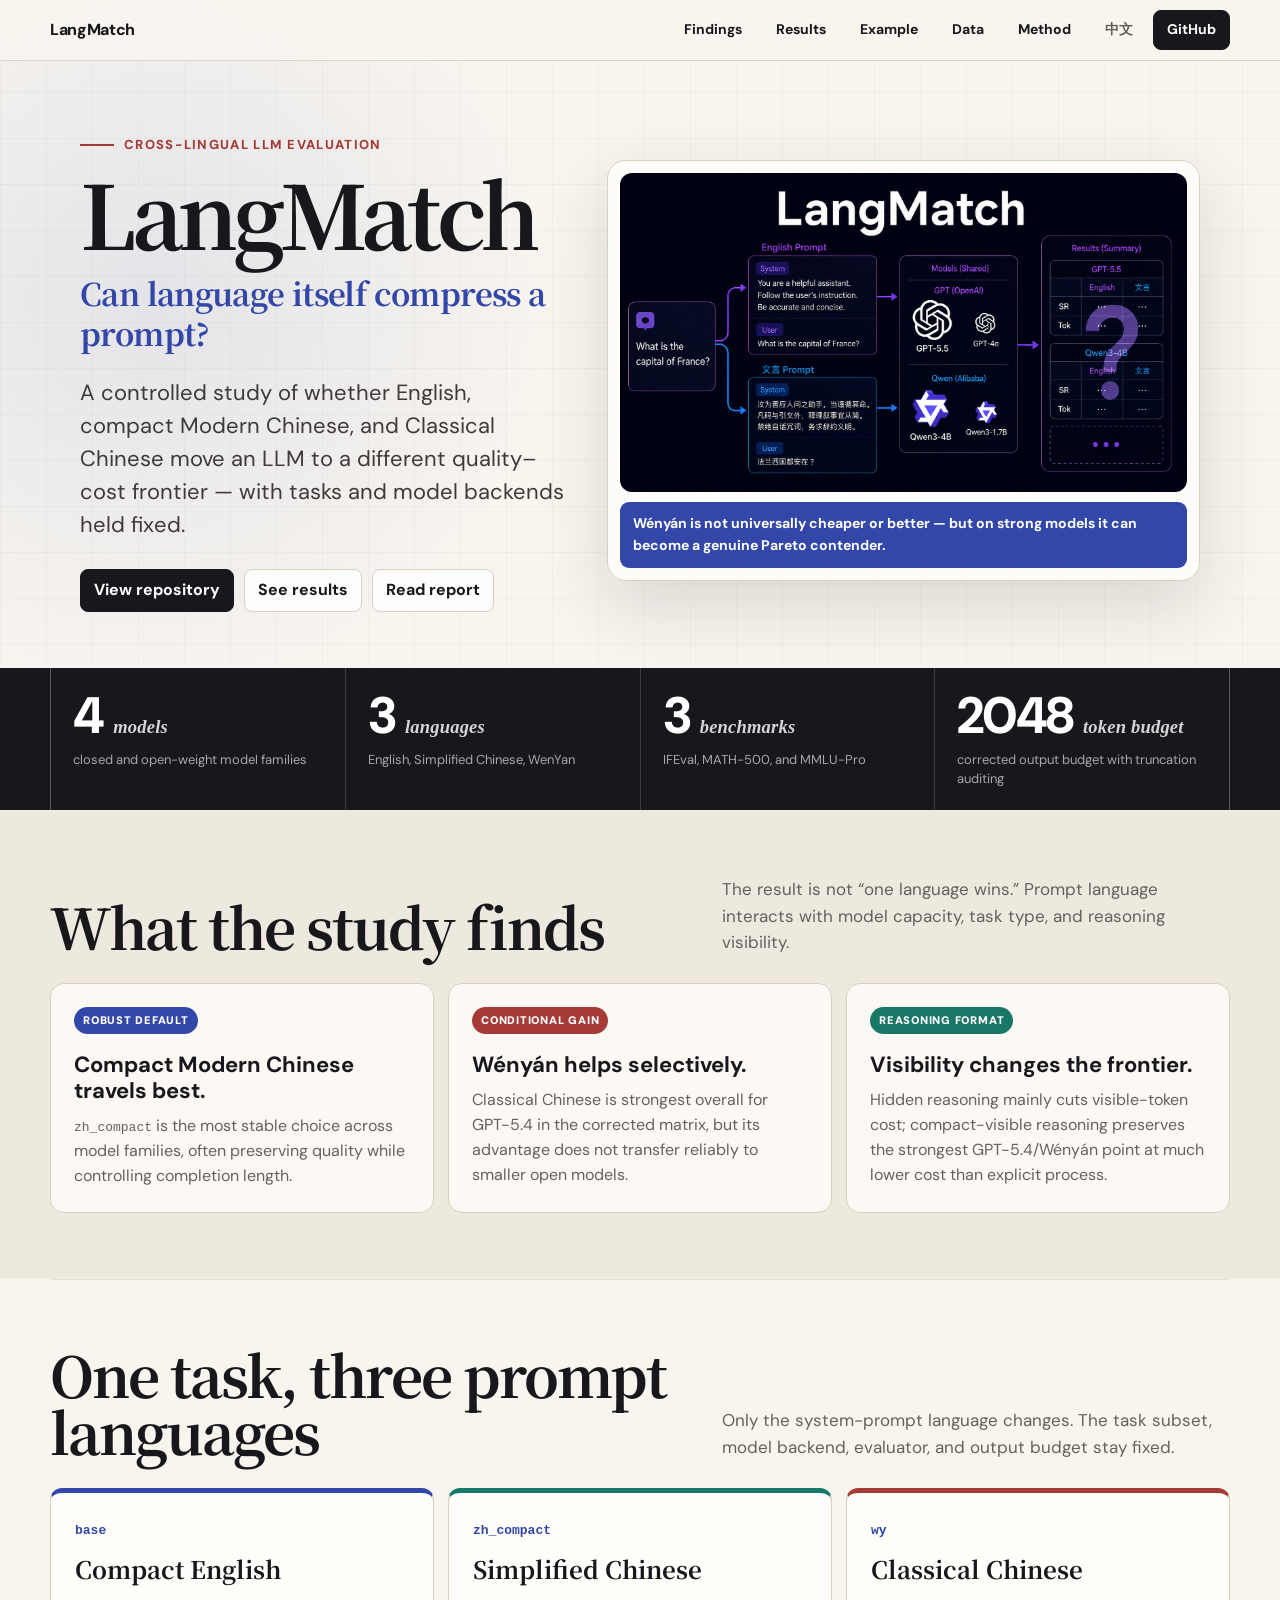
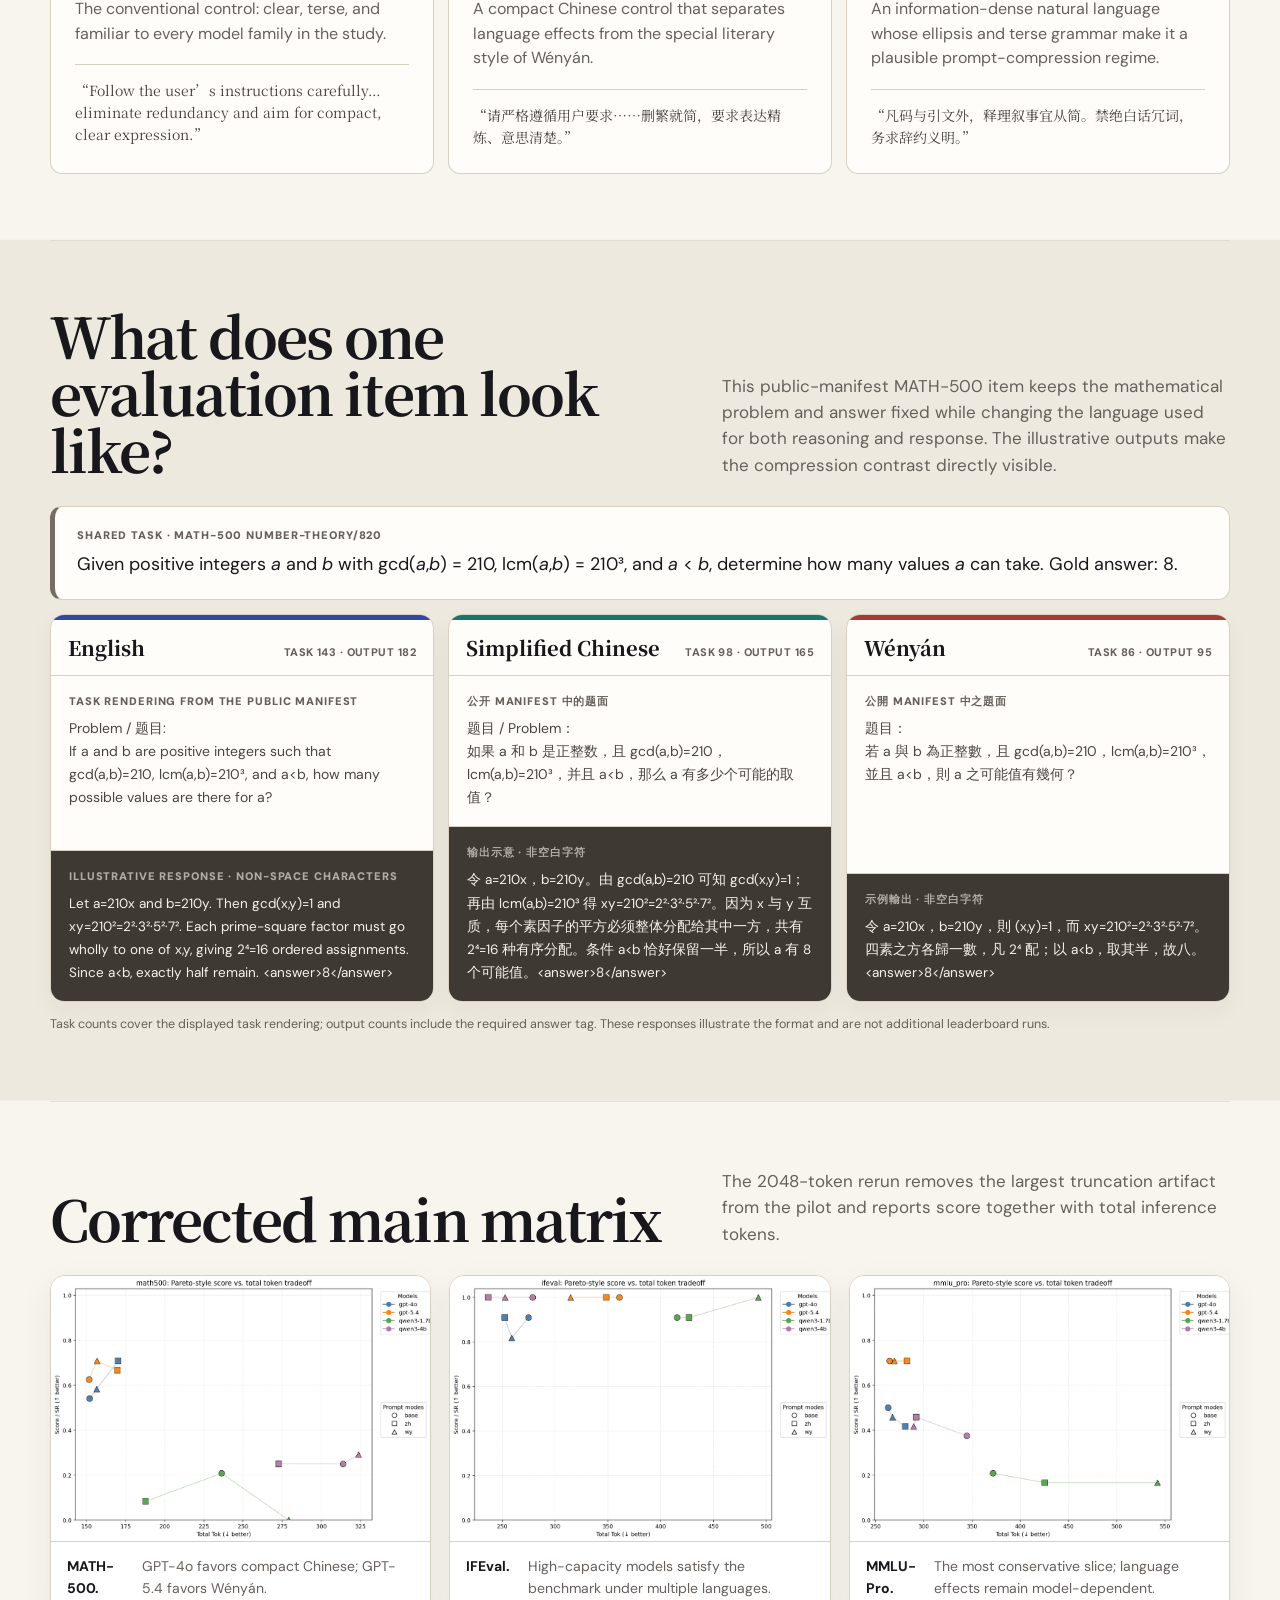
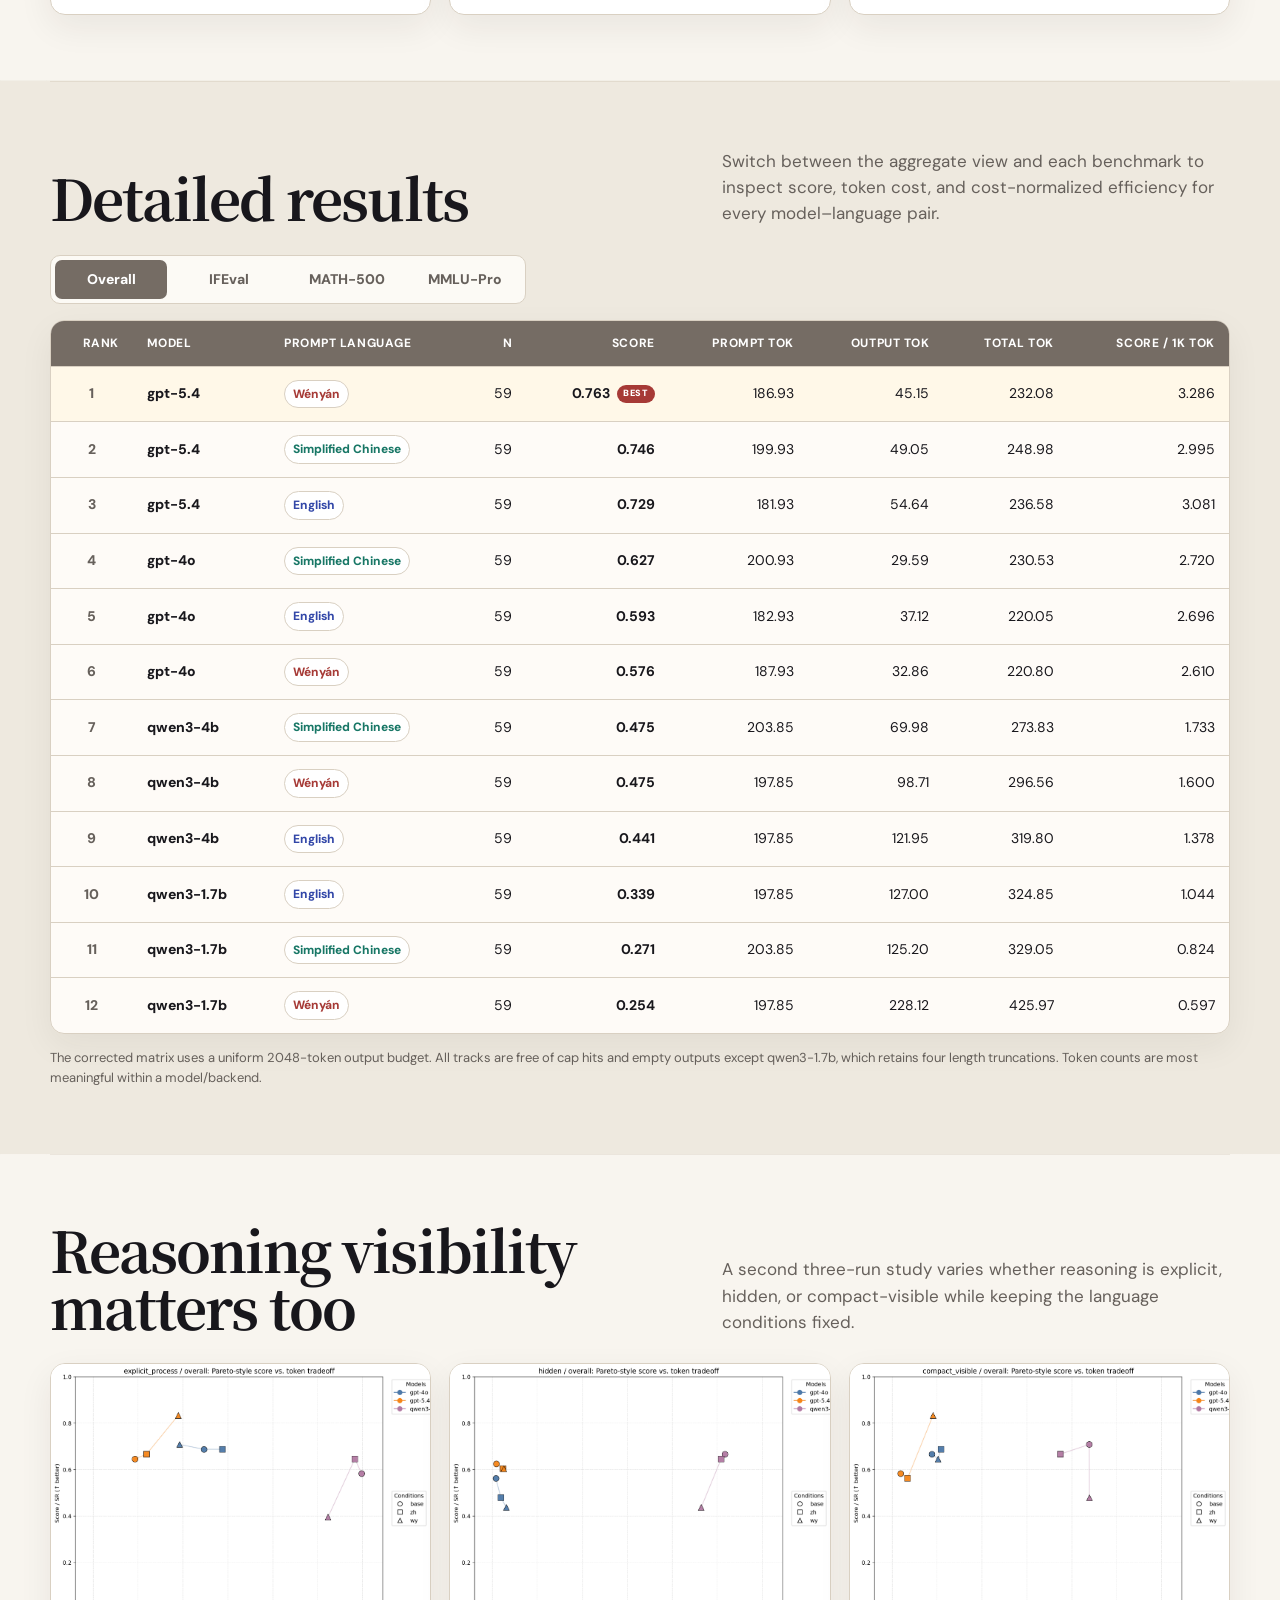
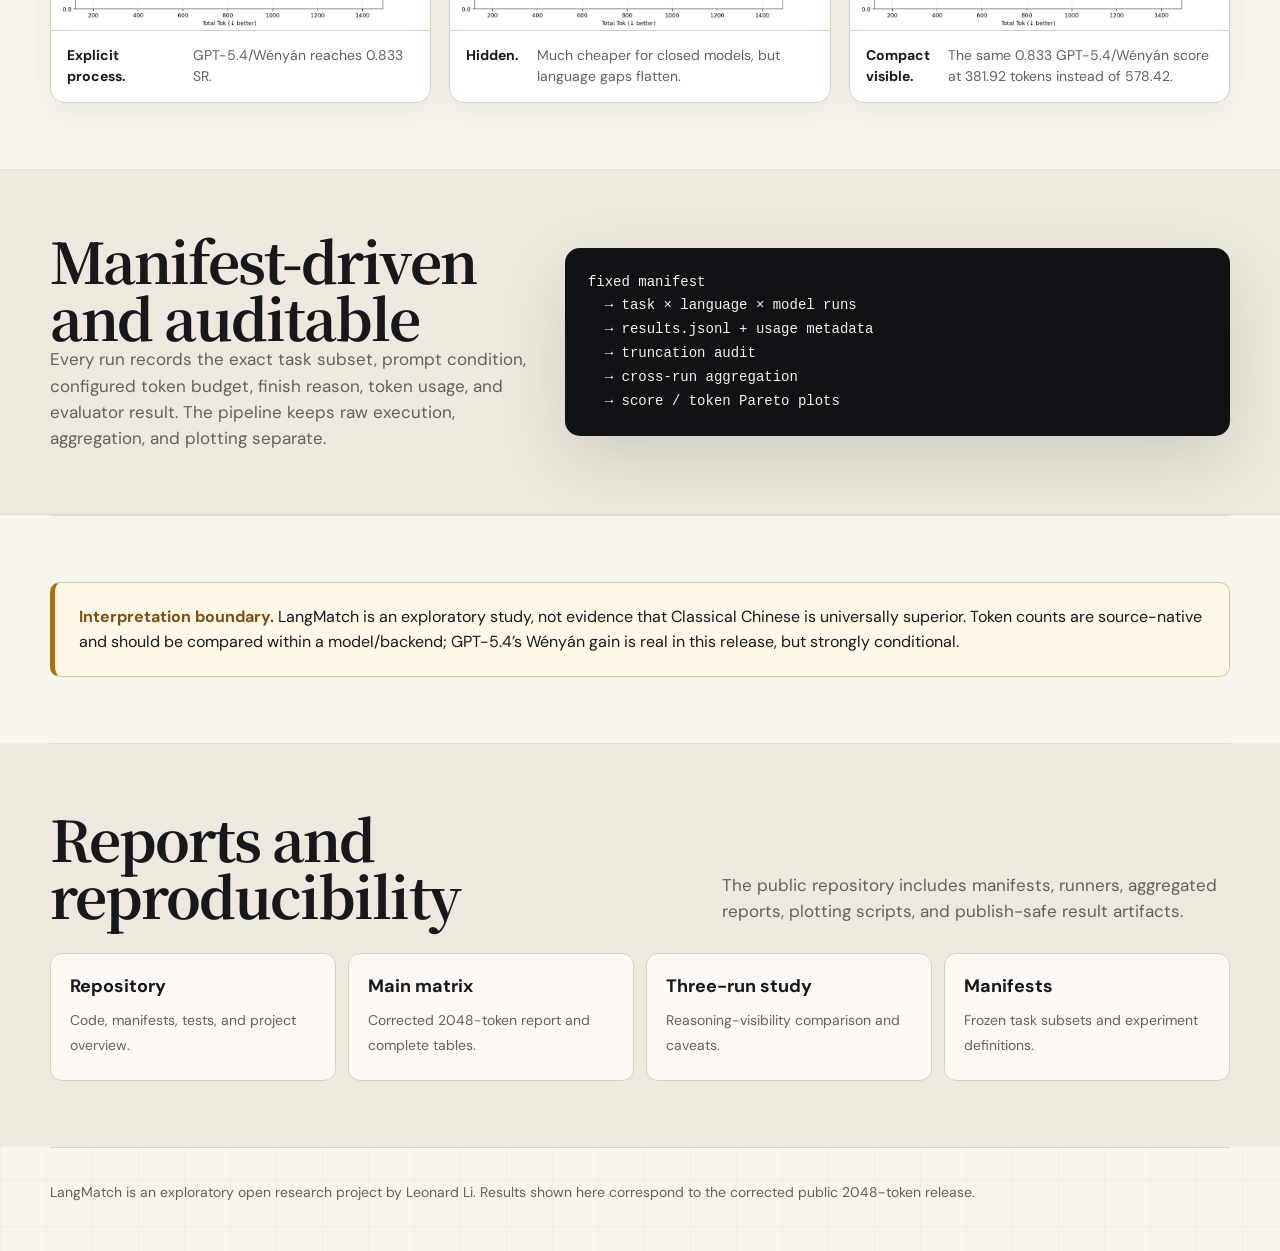
<file: site/index.html>
<!doctype html>
<html lang="en">
<head>
  <meta charset="utf-8">
  <meta name="viewport" content="width=device-width, initial-scale=1">
  <title>LangMatch — Prompt Language as a Quality–Cost Variable</title>
  <meta name="description" content="LangMatch studies how English, Simplified Chinese, and Classical Chinese change the quality–cost frontier of LLM inference.">
  <meta name="author" content="Leonard Li">
  <meta name="robots" content="index,follow,max-image-preview:large">
  <meta name="theme-color" content="#3247a8">
  <meta name="application-name" content="LangMatch">
  <meta name="apple-mobile-web-app-title" content="LangMatch">
  <link rel="canonical" href="https://langmatch.lsamc.website/">
  <link rel="alternate" hreflang="en" href="https://langmatch.lsamc.website/">
  <link rel="alternate" hreflang="zh-CN" href="https://langmatch.lsamc.website/zh.html">
  <link rel="alternate" hreflang="x-default" href="https://langmatch.lsamc.website/">
  <link rel="icon" href="favicon.ico?v=20260715-3" sizes="any">
  <link rel="icon" type="image/svg+xml" href="favicon.svg?v=20260715-3">
  <link rel="icon" type="image/png" sizes="32x32" href="favicon-32.png?v=20260715-3">
  <link rel="apple-touch-icon" href="apple-touch-icon.png?v=20260715-3">
  <link rel="manifest" href="site.webmanifest">
  <meta property="og:type" content="website">
  <meta property="og:site_name" content="LangMatch">
  <meta property="og:title" content="LangMatch — Prompt Language as a Quality–Cost Variable">
  <meta property="og:description" content="LangMatch studies how English, Simplified Chinese, and Classical Chinese change the quality–cost frontier of LLM inference.">
  <meta property="og:url" content="https://langmatch.lsamc.website/">
  <meta property="og:locale" content="en_US">
  <meta property="og:image" content="https://langmatch.lsamc.website/og-image.png">
  <meta property="og:image:type" content="image/png">
  <meta property="og:image:width" content="1200">
  <meta property="og:image:height" content="630">
  <meta property="og:image:alt" content="LangMatch project card">
  <meta name="twitter:card" content="summary_large_image">
  <meta name="twitter:creator" content="@LeonardNJU">
  <meta name="twitter:title" content="LangMatch — Prompt Language as a Quality–Cost Variable">
  <meta name="twitter:description" content="LangMatch studies how English, Simplified Chinese, and Classical Chinese change the quality–cost frontier of LLM inference.">
  <meta name="twitter:image" content="https://langmatch.lsamc.website/og-image.png">
  <script type="application/ld+json">{"@context":"https://schema.org","@type":"SoftwareSourceCode","name":"LangMatch","headline":"LangMatch — Prompt Language as a Quality–Cost Variable","description":"LangMatch studies how English, Simplified Chinese, and Classical Chinese change the quality–cost frontier of LLM inference.","url":"https://langmatch.lsamc.website/","image":"https://langmatch.lsamc.website/og-image.png","inLanguage":"en","author":{"@type":"Person","name":"Leonard Li","url":"https://lsamc.website/"},"publisher":{"@type":"Person","name":"Leonard Li","url":"https://lsamc.website/"},"codeRepository":"https://github.com/LeonardNJU/LangMatch","programmingLanguage":"Python"}</script>
  <link rel="stylesheet" href="styles.css?v=20260715-8">
</head>
<body>
  <div class="topbar">
    <nav class="nav" aria-label="Primary navigation">
      <a class="brand" href="#">LangMatch</a>
      <div class="navlinks">
        <a href="#findings">Findings</a>
        <a href="#results">Results</a>
        <a href="#example">Example</a>
        <a href="#data">Data</a>
        <a href="#method">Method</a>
        <a class="lang" href="zh.html">中文</a>
        <a class="button primary" href="https://github.com/LeonardNJU/LangMatch">GitHub</a>
      </div>
    </nav>
  </div>

  <header class="hero">
    <div>
      <p class="eyebrow">Cross-lingual LLM evaluation</p>
      <h1><span class="title-main">LangMatch</span><span class="subtitle-mark">Can language itself compress a prompt?</span></h1>
      <p class="lead">A controlled study of whether English, compact Modern Chinese, and Classical Chinese move an LLM to a different quality–cost frontier — with tasks and model backends held fixed.</p>
      <div class="hero-actions">
        <a class="button primary" href="https://github.com/LeonardNJU/LangMatch">View repository</a>
        <a class="button secondary" href="#results">See results</a>
        <a class="button secondary" href="https://github.com/LeonardNJU/LangMatch/blob/main/docs/matrix_eval_results_2048.md">Read report</a>
      </div>
    </div>
    <div class="hero-figure" aria-label="LangMatch project illustration">
      <img src="assets/hero.png" alt="LangMatch project illustration comparing English, Simplified Chinese, and WenYan prompts">
      <div class="hero-callout">Wényán is not universally cheaper or better — but on strong models it can become a genuine Pareto contender.</div>
    </div>
  </header>

  <section class="metric-strip" aria-label="Study summary">
    <div class="metrics">
      <div class="metric"><strong><span class="metric-value">4</span><span class="metric-unit">models</span></strong><span>closed and open-weight model families</span></div>
      <div class="metric"><strong><span class="metric-value">3</span><span class="metric-unit">languages</span></strong><span>English, Simplified Chinese, WenYan</span></div>
      <div class="metric"><strong><span class="metric-value">3</span><span class="metric-unit">benchmarks</span></strong><span>IFEval, MATH-500, and MMLU-Pro</span></div>
      <div class="metric"><strong><span class="metric-value">2048</span><span class="metric-unit">token budget</span></strong><span>corrected output budget with truncation auditing</span></div>
    </div>
  </section>

  <main>
    <section class="section tone-dark" id="findings">
      <div class="section-head">
        <h2>What the study finds</h2>
        <p>The result is not “one language wins.” Prompt language interacts with model capacity, task type, and reasoning visibility.</p>
      </div>
      <div class="cards">
        <article class="card">
          <span class="tag indigo">Robust default</span>
          <h3>Compact Modern Chinese travels best.</h3>
          <p><code>zh_compact</code> is the most stable choice across model families, often preserving quality while controlling completion length.</p>
        </article>
        <article class="card">
          <span class="tag red">Conditional gain</span>
          <h3>Wényán helps selectively.</h3>
          <p>Classical Chinese is strongest overall for GPT-5.4 in the corrected matrix, but its advantage does not transfer reliably to smaller open models.</p>
        </article>
        <article class="card">
          <span class="tag jade">Reasoning format</span>
          <h3>Visibility changes the frontier.</h3>
          <p>Hidden reasoning mainly cuts visible-token cost; compact-visible reasoning preserves the strongest GPT-5.4/Wényán point at much lower cost than explicit process.</p>
        </article>
      </div>
    </section>

    <section class="section tone-light" id="question">
      <div class="section-head">
        <h2>One task, three prompt languages</h2>
        <p>Only the system-prompt language changes. The task subset, model backend, evaluator, and output budget stay fixed.</p>
      </div>
      <div class="prompt-grid">
        <article class="prompt">
          <code>base</code>
          <h3>Compact English</h3>
          <p>The conventional control: clear, terse, and familiar to every model family in the study.</p>
          <p class="sample">“Follow the user’s instructions carefully… eliminate redundancy and aim for compact, clear expression.”</p>
        </article>
        <article class="prompt">
          <code>zh_compact</code>
          <h3>Simplified Chinese</h3>
          <p>A compact Chinese control that separates language effects from the special literary style of Wényán.</p>
          <p class="sample">“请严格遵循用户要求……删繁就简，要求表达精炼、意思清楚。”</p>
        </article>
        <article class="prompt">
          <code>wy</code>
          <h3>Classical Chinese</h3>
          <p>An information-dense natural language whose ellipsis and terse grammar make it a plausible prompt-compression regime.</p>
          <p class="sample">“凡码与引文外，释理叙事宜从简。禁绝白话冗词，务求辞约义明。”</p>
        </article>
      </div>
    </section>

<section class="section tone-dark" id="example">
      <div class="section-head">
        <h2>What does one evaluation item look like?</h2>
        <p>This public-manifest MATH-500 item keeps the mathematical problem and answer fixed while changing the language used for both reasoning and response. The illustrative outputs make the compression contrast directly visible.</p>
      </div>
      <div class="shared-task">
        <span>Shared task · MATH-500 number-theory/820</span>
        <p>Given positive integers <em>a</em> and <em>b</em> with gcd(<em>a</em>,<em>b</em>) = 210, lcm(<em>a</em>,<em>b</em>) = 210³, and <em>a</em> &lt; <em>b</em>, determine how many values <em>a</em> can take. Gold answer: 8.</p>
      </div>
      <div class="showcase-grid">
        <article class="showcase-card showcase-base">
          <div class="showcase-language"><span>English</span><span class="showcase-count">Task 143 · Output 182</span></div>
          <div class="showcase-block task"><span>Task rendering from the public manifest</span><p>Problem / 题目:
If a and b are positive integers such that gcd(a,b)=210, lcm(a,b)=210³, and a&lt;b, how many possible values are there for a?</p></div>
          <div class="showcase-block response"><span>Illustrative response · non-space characters</span><p>Let a=210x and b=210y. Then gcd(x,y)=1 and xy=210²=2²·3²·5²·7². Each prime-square factor must go wholly to one of x,y, giving 2⁴=16 ordered assignments. Since a&lt;b, exactly half remain. &lt;answer&gt;8&lt;/answer&gt;</p></div>
        </article>
        <article class="showcase-card showcase-zh">
          <div class="showcase-language"><span>Simplified Chinese</span><span class="showcase-count">Task 98 · Output 165</span></div>
          <div class="showcase-block task"><span>公开 Manifest 中的题面</span><p>题目 / Problem：
如果 a 和 b 是正整数，且 gcd(a,b)=210，lcm(a,b)=210³，并且 a&lt;b，那么 a 有多少个可能的取值？</p></div>
          <div class="showcase-block response"><span>输出示意 · 非空白字符</span><p>令 a=210x，b=210y。由 gcd(a,b)=210 可知 gcd(x,y)=1；再由 lcm(a,b)=210³ 得 xy=210²=2²·3²·5²·7²。因为 x 与 y 互质，每个素因子的平方必须整体分配给其中一方，共有 2⁴=16 种有序分配。条件 a&lt;b 恰好保留一半，所以 a 有 8 个可能值。&lt;answer&gt;8&lt;/answer&gt;</p></div>
        </article>
        <article class="showcase-card showcase-wy">
          <div class="showcase-language"><span>Wényán</span><span class="showcase-count">Task 86 · Output 95</span></div>
          <div class="showcase-block task"><span>公開 Manifest 中之題面</span><p>題目：
若 a 與 b 為正整數，且 gcd(a,b)=210，lcm(a,b)=210³，並且 a&lt;b，則 a 之可能值有幾何？</p></div>
          <div class="showcase-block response"><span>示例輸出 · 非空白字符</span><p>令 a=210x，b=210y，則 (x,y)=1，而 xy=210²=2²·3²·5²·7²。四素之方各歸一數，凡 2⁴ 配；以 a&lt;b，取其半，故八。&lt;answer&gt;8&lt;/answer&gt;</p></div>
        </article>
      </div>
      <p class="showcase-note">Task counts cover the displayed task rendering; output counts include the required answer tag. These responses illustrate the format and are not additional leaderboard runs.</p>
    </section>

    <section class="section tone-light" id="results">
      <div class="section-head">
        <h2>Corrected main matrix</h2>
        <p>The 2048-token rerun removes the largest truncation artifact from the pilot and reports score together with total inference tokens.</p>
      </div>
      <div class="charts">
        <figure class="wide">
          <img src="assets/matrix-math500.png" alt="MATH-500 prompt-language comparison">
          <figcaption><strong>MATH-500.</strong><span>GPT-4o favors compact Chinese; GPT-5.4 favors Wényán.</span></figcaption>
        </figure>
        <figure>
          <img src="assets/matrix-ifeval.png" alt="IFEval prompt-language comparison">
          <figcaption><strong>IFEval.</strong><span>High-capacity models satisfy the benchmark under multiple languages.</span></figcaption>
        </figure>
        <figure>
          <img src="assets/matrix-mmlu-pro.png" alt="MMLU-Pro prompt-language comparison">
          <figcaption><strong>MMLU-Pro.</strong><span>The most conservative slice; language effects remain model-dependent.</span></figcaption>
        </figure>
      </div>
    </section>

<section class="section tone-dark" id="data">
      <div class="section-head">
        <h2>Detailed results</h2>
        <p>Switch between the aggregate view and each benchmark to inspect score, token cost, and cost-normalized efficiency for every model–language pair.</p>
      </div>
      <div class="data-tabs">
        <input type="radio" name="data-tab" id="data-tab-0" checked><input type="radio" name="data-tab" id="data-tab-1"><input type="radio" name="data-tab" id="data-tab-2"><input type="radio" name="data-tab" id="data-tab-3">
        <div class="data-tab-controls" role="tablist" aria-label="Detailed result tables"><label for="data-tab-0">Overall</label><label for="data-tab-1">IFEval</label><label for="data-tab-2">MATH-500</label><label for="data-tab-3">MMLU-Pro</label></div>
        <div class="data-panel panel-0">
      <div class="table-scroll">
        <table class="leaderboard-table">
          <thead><tr><th>Rank</th><th>Model</th><th>Prompt language</th><th>N</th><th>Score</th><th>Prompt tok</th><th>Output tok</th><th>Total tok</th><th>Score / 1k tok</th></tr></thead>
          <tbody><tr class="leaderboard-best"><td class="rank">1</td><td class="model-name">gpt-5.4</td><td><span class="prompt-pill prompt-wy">Wényán</span></td><td>59</td><td class="score"><strong>0.763</strong><span class="best-badge">BEST</span></td><td>186.93</td><td>45.15</td><td>232.08</td><td>3.286</td></tr><tr class=""><td class="rank">2</td><td class="model-name">gpt-5.4</td><td><span class="prompt-pill prompt-zh">Simplified Chinese</span></td><td>59</td><td class="score"><strong>0.746</strong></td><td>199.93</td><td>49.05</td><td>248.98</td><td>2.995</td></tr><tr class=""><td class="rank">3</td><td class="model-name">gpt-5.4</td><td><span class="prompt-pill prompt-base">English</span></td><td>59</td><td class="score"><strong>0.729</strong></td><td>181.93</td><td>54.64</td><td>236.58</td><td>3.081</td></tr><tr class=""><td class="rank">4</td><td class="model-name">gpt-4o</td><td><span class="prompt-pill prompt-zh">Simplified Chinese</span></td><td>59</td><td class="score"><strong>0.627</strong></td><td>200.93</td><td>29.59</td><td>230.53</td><td>2.720</td></tr><tr class=""><td class="rank">5</td><td class="model-name">gpt-4o</td><td><span class="prompt-pill prompt-base">English</span></td><td>59</td><td class="score"><strong>0.593</strong></td><td>182.93</td><td>37.12</td><td>220.05</td><td>2.696</td></tr><tr class=""><td class="rank">6</td><td class="model-name">gpt-4o</td><td><span class="prompt-pill prompt-wy">Wényán</span></td><td>59</td><td class="score"><strong>0.576</strong></td><td>187.93</td><td>32.86</td><td>220.80</td><td>2.610</td></tr><tr class=""><td class="rank">7</td><td class="model-name">qwen3-4b</td><td><span class="prompt-pill prompt-zh">Simplified Chinese</span></td><td>59</td><td class="score"><strong>0.475</strong></td><td>203.85</td><td>69.98</td><td>273.83</td><td>1.733</td></tr><tr class=""><td class="rank">8</td><td class="model-name">qwen3-4b</td><td><span class="prompt-pill prompt-wy">Wényán</span></td><td>59</td><td class="score"><strong>0.475</strong></td><td>197.85</td><td>98.71</td><td>296.56</td><td>1.600</td></tr><tr class=""><td class="rank">9</td><td class="model-name">qwen3-4b</td><td><span class="prompt-pill prompt-base">English</span></td><td>59</td><td class="score"><strong>0.441</strong></td><td>197.85</td><td>121.95</td><td>319.80</td><td>1.378</td></tr><tr class=""><td class="rank">10</td><td class="model-name">qwen3-1.7b</td><td><span class="prompt-pill prompt-base">English</span></td><td>59</td><td class="score"><strong>0.339</strong></td><td>197.85</td><td>127.00</td><td>324.85</td><td>1.044</td></tr><tr class=""><td class="rank">11</td><td class="model-name">qwen3-1.7b</td><td><span class="prompt-pill prompt-zh">Simplified Chinese</span></td><td>59</td><td class="score"><strong>0.271</strong></td><td>203.85</td><td>125.20</td><td>329.05</td><td>0.824</td></tr><tr class=""><td class="rank">12</td><td class="model-name">qwen3-1.7b</td><td><span class="prompt-pill prompt-wy">Wényán</span></td><td>59</td><td class="score"><strong>0.254</strong></td><td>197.85</td><td>228.12</td><td>425.97</td><td>0.597</td></tr></tbody>
        </table>
      </div>
    </div><div class="data-panel panel-1">
      <div class="table-scroll">
        <table class="leaderboard-table">
          <thead><tr><th>Rank</th><th>Model</th><th>Prompt language</th><th>N</th><th>Score</th><th>Prompt tok</th><th>Output tok</th><th>Total tok</th><th>Score / 1k tok</th></tr></thead>
          <tbody><tr class="leaderboard-best"><td class="rank">1</td><td class="model-name">qwen3-4b</td><td><span class="prompt-pill prompt-zh">Simplified Chinese</span></td><td>11</td><td class="score"><strong>1.000</strong><span class="best-badge">BEST</span></td><td>107.00</td><td>129.64</td><td>236.64</td><td>4.226</td></tr><tr class="leaderboard-best"><td class="rank">2</td><td class="model-name">qwen3-4b</td><td><span class="prompt-pill prompt-wy">Wényán</span></td><td>11</td><td class="score"><strong>1.000</strong><span class="best-badge">BEST</span></td><td>101.00</td><td>151.73</td><td>252.73</td><td>3.957</td></tr><tr class="leaderboard-best"><td class="rank">3</td><td class="model-name">qwen3-4b</td><td><span class="prompt-pill prompt-base">English</span></td><td>11</td><td class="score"><strong>1.000</strong><span class="best-badge">BEST</span></td><td>101.00</td><td>177.82</td><td>278.82</td><td>3.587</td></tr><tr class="leaderboard-best"><td class="rank">4</td><td class="model-name">gpt-5.4</td><td><span class="prompt-pill prompt-wy">Wényán</span></td><td>11</td><td class="score"><strong>1.000</strong><span class="best-badge">BEST</span></td><td>96.45</td><td>218.18</td><td>314.64</td><td>3.178</td></tr><tr class="leaderboard-best"><td class="rank">5</td><td class="model-name">gpt-5.4</td><td><span class="prompt-pill prompt-zh">Simplified Chinese</span></td><td>11</td><td class="score"><strong>1.000</strong><span class="best-badge">BEST</span></td><td>109.45</td><td>239.09</td><td>348.55</td><td>2.869</td></tr><tr class="leaderboard-best"><td class="rank">6</td><td class="model-name">gpt-5.4</td><td><span class="prompt-pill prompt-base">English</span></td><td>11</td><td class="score"><strong>1.000</strong><span class="best-badge">BEST</span></td><td>91.45</td><td>269.36</td><td>360.82</td><td>2.771</td></tr><tr class="leaderboard-best"><td class="rank">7</td><td class="model-name">qwen3-1.7b</td><td><span class="prompt-pill prompt-wy">Wényán</span></td><td>11</td><td class="score"><strong>1.000</strong><span class="best-badge">BEST</span></td><td>101.00</td><td>391.45</td><td>492.45</td><td>2.031</td></tr><tr class=""><td class="rank">8</td><td class="model-name">gpt-4o</td><td><span class="prompt-pill prompt-zh">Simplified Chinese</span></td><td>11</td><td class="score"><strong>0.909</strong></td><td>110.45</td><td>141.82</td><td>252.27</td><td>3.604</td></tr><tr class=""><td class="rank">9</td><td class="model-name">gpt-4o</td><td><span class="prompt-pill prompt-base">English</span></td><td>11</td><td class="score"><strong>0.909</strong></td><td>92.45</td><td>182.36</td><td>274.82</td><td>3.308</td></tr><tr class=""><td class="rank">10</td><td class="model-name">qwen3-1.7b</td><td><span class="prompt-pill prompt-base">English</span></td><td>11</td><td class="score"><strong>0.909</strong></td><td>101.00</td><td>314.55</td><td>415.55</td><td>2.188</td></tr><tr class=""><td class="rank">11</td><td class="model-name">qwen3-1.7b</td><td><span class="prompt-pill prompt-zh">Simplified Chinese</span></td><td>11</td><td class="score"><strong>0.909</strong></td><td>107.00</td><td>319.91</td><td>426.91</td><td>2.129</td></tr><tr class=""><td class="rank">12</td><td class="model-name">gpt-4o</td><td><span class="prompt-pill prompt-wy">Wényán</span></td><td>11</td><td class="score"><strong>0.818</strong></td><td>97.45</td><td>161.45</td><td>258.91</td><td>3.160</td></tr></tbody>
        </table>
      </div>
    </div><div class="data-panel panel-2">
      <div class="table-scroll">
        <table class="leaderboard-table">
          <thead><tr><th>Rank</th><th>Model</th><th>Prompt language</th><th>N</th><th>Score</th><th>Prompt tok</th><th>Output tok</th><th>Total tok</th><th>Score / 1k tok</th></tr></thead>
          <tbody><tr class="leaderboard-best"><td class="rank">1</td><td class="model-name">gpt-5.4</td><td><span class="prompt-pill prompt-wy">Wényán</span></td><td>24</td><td class="score"><strong>0.708</strong><span class="best-badge">BEST</span></td><td>150.79</td><td>6.00</td><td>156.79</td><td>4.518</td></tr><tr class="leaderboard-best"><td class="rank">2</td><td class="model-name">gpt-4o</td><td><span class="prompt-pill prompt-zh">Simplified Chinese</span></td><td>24</td><td class="score"><strong>0.708</strong><span class="best-badge">BEST</span></td><td>164.79</td><td>5.46</td><td>170.25</td><td>4.161</td></tr><tr class=""><td class="rank">3</td><td class="model-name">gpt-5.4</td><td><span class="prompt-pill prompt-zh">Simplified Chinese</span></td><td>24</td><td class="score"><strong>0.667</strong></td><td>163.79</td><td>6.00</td><td>169.79</td><td>3.926</td></tr><tr class=""><td class="rank">4</td><td class="model-name">gpt-5.4</td><td><span class="prompt-pill prompt-base">English</span></td><td>24</td><td class="score"><strong>0.625</strong></td><td>145.79</td><td>5.88</td><td>151.67</td><td>4.121</td></tr><tr class=""><td class="rank">5</td><td class="model-name">gpt-4o</td><td><span class="prompt-pill prompt-wy">Wényán</span></td><td>24</td><td class="score"><strong>0.583</strong></td><td>151.79</td><td>4.71</td><td>156.50</td><td>3.727</td></tr><tr class=""><td class="rank">6</td><td class="model-name">gpt-4o</td><td><span class="prompt-pill prompt-base">English</span></td><td>24</td><td class="score"><strong>0.542</strong></td><td>146.79</td><td>5.29</td><td>152.08</td><td>3.562</td></tr><tr class=""><td class="rank">7</td><td class="model-name">qwen3-4b</td><td><span class="prompt-pill prompt-wy">Wényán</span></td><td>24</td><td class="score"><strong>0.292</strong></td><td>158.21</td><td>165.50</td><td>323.71</td><td>0.901</td></tr><tr class=""><td class="rank">8</td><td class="model-name">qwen3-4b</td><td><span class="prompt-pill prompt-zh">Simplified Chinese</span></td><td>24</td><td class="score"><strong>0.250</strong></td><td>164.21</td><td>108.46</td><td>272.67</td><td>0.917</td></tr><tr class=""><td class="rank">9</td><td class="model-name">qwen3-4b</td><td><span class="prompt-pill prompt-base">English</span></td><td>24</td><td class="score"><strong>0.250</strong></td><td>158.21</td><td>155.62</td><td>313.83</td><td>0.797</td></tr><tr class=""><td class="rank">10</td><td class="model-name">qwen3-1.7b</td><td><span class="prompt-pill prompt-base">English</span></td><td>24</td><td class="score"><strong>0.208</strong></td><td>158.21</td><td>78.12</td><td>236.33</td><td>0.882</td></tr><tr class=""><td class="rank">11</td><td class="model-name">qwen3-1.7b</td><td><span class="prompt-pill prompt-zh">Simplified Chinese</span></td><td>24</td><td class="score"><strong>0.083</strong></td><td>164.21</td><td>23.54</td><td>187.75</td><td>0.444</td></tr><tr class=""><td class="rank">12</td><td class="model-name">qwen3-1.7b</td><td><span class="prompt-pill prompt-wy">Wényán</span></td><td>24</td><td class="score"><strong>0.000</strong></td><td>158.21</td><td>120.92</td><td>279.12</td><td>0.000</td></tr></tbody>
        </table>
      </div>
    </div><div class="data-panel panel-3">
      <div class="table-scroll">
        <table class="leaderboard-table">
          <thead><tr><th>Rank</th><th>Model</th><th>Prompt language</th><th>N</th><th>Score</th><th>Prompt tok</th><th>Output tok</th><th>Total tok</th><th>Score / 1k tok</th></tr></thead>
          <tbody><tr class="leaderboard-best"><td class="rank">1</td><td class="model-name">gpt-5.4</td><td><span class="prompt-pill prompt-base">English</span></td><td>24</td><td class="score"><strong>0.708</strong><span class="best-badge">BEST</span></td><td>259.54</td><td>5.00</td><td>264.54</td><td>2.678</td></tr><tr class="leaderboard-best"><td class="rank">2</td><td class="model-name">gpt-5.4</td><td><span class="prompt-pill prompt-wy">Wényán</span></td><td>24</td><td class="score"><strong>0.708</strong><span class="best-badge">BEST</span></td><td>264.54</td><td>5.00</td><td>269.54</td><td>2.628</td></tr><tr class="leaderboard-best"><td class="rank">3</td><td class="model-name">gpt-5.4</td><td><span class="prompt-pill prompt-zh">Simplified Chinese</span></td><td>24</td><td class="score"><strong>0.708</strong><span class="best-badge">BEST</span></td><td>277.54</td><td>5.00</td><td>282.54</td><td>2.507</td></tr><tr class=""><td class="rank">4</td><td class="model-name">gpt-4o</td><td><span class="prompt-pill prompt-base">English</span></td><td>24</td><td class="score"><strong>0.500</strong></td><td>260.54</td><td>2.38</td><td>262.92</td><td>1.902</td></tr><tr class=""><td class="rank">5</td><td class="model-name">gpt-4o</td><td><span class="prompt-pill prompt-wy">Wényán</span></td><td>24</td><td class="score"><strong>0.458</strong></td><td>265.54</td><td>2.08</td><td>267.62</td><td>1.713</td></tr><tr class=""><td class="rank">6</td><td class="model-name">qwen3-4b</td><td><span class="prompt-pill prompt-zh">Simplified Chinese</span></td><td>24</td><td class="score"><strong>0.458</strong></td><td>287.88</td><td>4.17</td><td>292.04</td><td>1.569</td></tr><tr class=""><td class="rank">7</td><td class="model-name">gpt-4o</td><td><span class="prompt-pill prompt-zh">Simplified Chinese</span></td><td>24</td><td class="score"><strong>0.417</strong></td><td>278.54</td><td>2.29</td><td>280.83</td><td>1.484</td></tr><tr class=""><td class="rank">8</td><td class="model-name">qwen3-4b</td><td><span class="prompt-pill prompt-wy">Wényán</span></td><td>24</td><td class="score"><strong>0.417</strong></td><td>281.88</td><td>7.62</td><td>289.50</td><td>1.439</td></tr><tr class=""><td class="rank">9</td><td class="model-name">qwen3-4b</td><td><span class="prompt-pill prompt-base">English</span></td><td>24</td><td class="score"><strong>0.375</strong></td><td>281.88</td><td>62.67</td><td>344.54</td><td>1.088</td></tr><tr class=""><td class="rank">10</td><td class="model-name">qwen3-1.7b</td><td><span class="prompt-pill prompt-base">English</span></td><td>24</td><td class="score"><strong>0.208</strong></td><td>281.88</td><td>89.92</td><td>371.79</td><td>0.560</td></tr><tr class=""><td class="rank">11</td><td class="model-name">qwen3-1.7b</td><td><span class="prompt-pill prompt-zh">Simplified Chinese</span></td><td>24</td><td class="score"><strong>0.167</strong></td><td>287.88</td><td>137.62</td><td>425.50</td><td>0.392</td></tr><tr class=""><td class="rank">12</td><td class="model-name">qwen3-1.7b</td><td><span class="prompt-pill prompt-wy">Wényán</span></td><td>24</td><td class="score"><strong>0.167</strong></td><td>281.88</td><td>260.46</td><td>542.33</td><td>0.307</td></tr></tbody>
        </table>
      </div>
    </div>
      </div>
      <p class="table-note">The corrected matrix uses a uniform 2048-token output budget. All tracks are free of cap hits and empty outputs except qwen3-1.7b, which retains four length truncations. Token counts are most meaningful within a model/backend.</p>
    </section>

    <section class="section tone-light">
      <div class="section-head">
        <h2>Reasoning visibility matters too</h2>
        <p>A second three-run study varies whether reasoning is explicit, hidden, or compact-visible while keeping the language conditions fixed.</p>
      </div>
      <div class="charts">
        <figure>
          <img src="assets/three-run-explicit.png" alt="Explicit reasoning overall results">
          <figcaption><strong>Explicit process.</strong><span>GPT-5.4/Wényán reaches 0.833 SR.</span></figcaption>
        </figure>
        <figure>
          <img src="assets/three-run-hidden.png" alt="Hidden reasoning overall results">
          <figcaption><strong>Hidden.</strong><span>Much cheaper for closed models, but language gaps flatten.</span></figcaption>
        </figure>
        <figure class="wide">
          <img src="assets/three-run-compact.png" alt="Compact-visible reasoning overall results">
          <figcaption><strong>Compact visible.</strong><span>The same 0.833 GPT-5.4/Wényán score at 381.92 tokens instead of 578.42.</span></figcaption>
        </figure>
      </div>
    </section>

    <section class="method-band tone-soft" id="method">
      <div class="method-grid">
        <div>
          <h2>Manifest-driven and auditable</h2>
          <p class="body-copy">Every run records the exact task subset, prompt condition, configured token budget, finish reason, token usage, and evaluator result. The pipeline keeps raw execution, aggregation, and plotting separate.</p>
        </div>
        <pre class="pipeline"><code>fixed manifest
  → task × language × model runs
  → results.jsonl + usage metadata
  → truncation audit
  → cross-run aggregation
  → score / token Pareto plots</code></pre>
      </div>
    </section>

    <section class="section tone-light">
      <div class="notice">
        <strong>Interpretation boundary.</strong> LangMatch is an exploratory study, not evidence that Classical Chinese is universally superior. Token counts are source-native and should be compared within a model/backend; GPT-5.4’s Wényán gain is real in this release, but strongly conditional.
      </div>
    </section>

    <section class="section tone-dark">
      <div class="section-head">
        <h2>Reports and reproducibility</h2>
        <p>The public repository includes manifests, runners, aggregated reports, plotting scripts, and publish-safe result artifacts.</p>
      </div>
      <div class="docs">
        <a class="doc-link" href="https://github.com/LeonardNJU/LangMatch"><strong>Repository</strong><span>Code, manifests, tests, and project overview.</span></a>
        <a class="doc-link" href="https://github.com/LeonardNJU/LangMatch/blob/main/docs/matrix_eval_results_2048.md"><strong>Main matrix</strong><span>Corrected 2048-token report and complete tables.</span></a>
        <a class="doc-link" href="https://github.com/LeonardNJU/LangMatch/blob/main/docs/langmatch_3runs_results_zh.md"><strong>Three-run study</strong><span>Reasoning-visibility comparison and caveats.</span></a>
        <a class="doc-link" href="https://github.com/LeonardNJU/LangMatch/tree/main/data"><strong>Manifests</strong><span>Frozen task subsets and experiment definitions.</span></a>
      </div>
    </section>
  </main>

  <footer>LangMatch is an exploratory open research project by Leonard Li. Results shown here correspond to the corrected public 2048-token release.</footer>
</body>
</html>
</file>
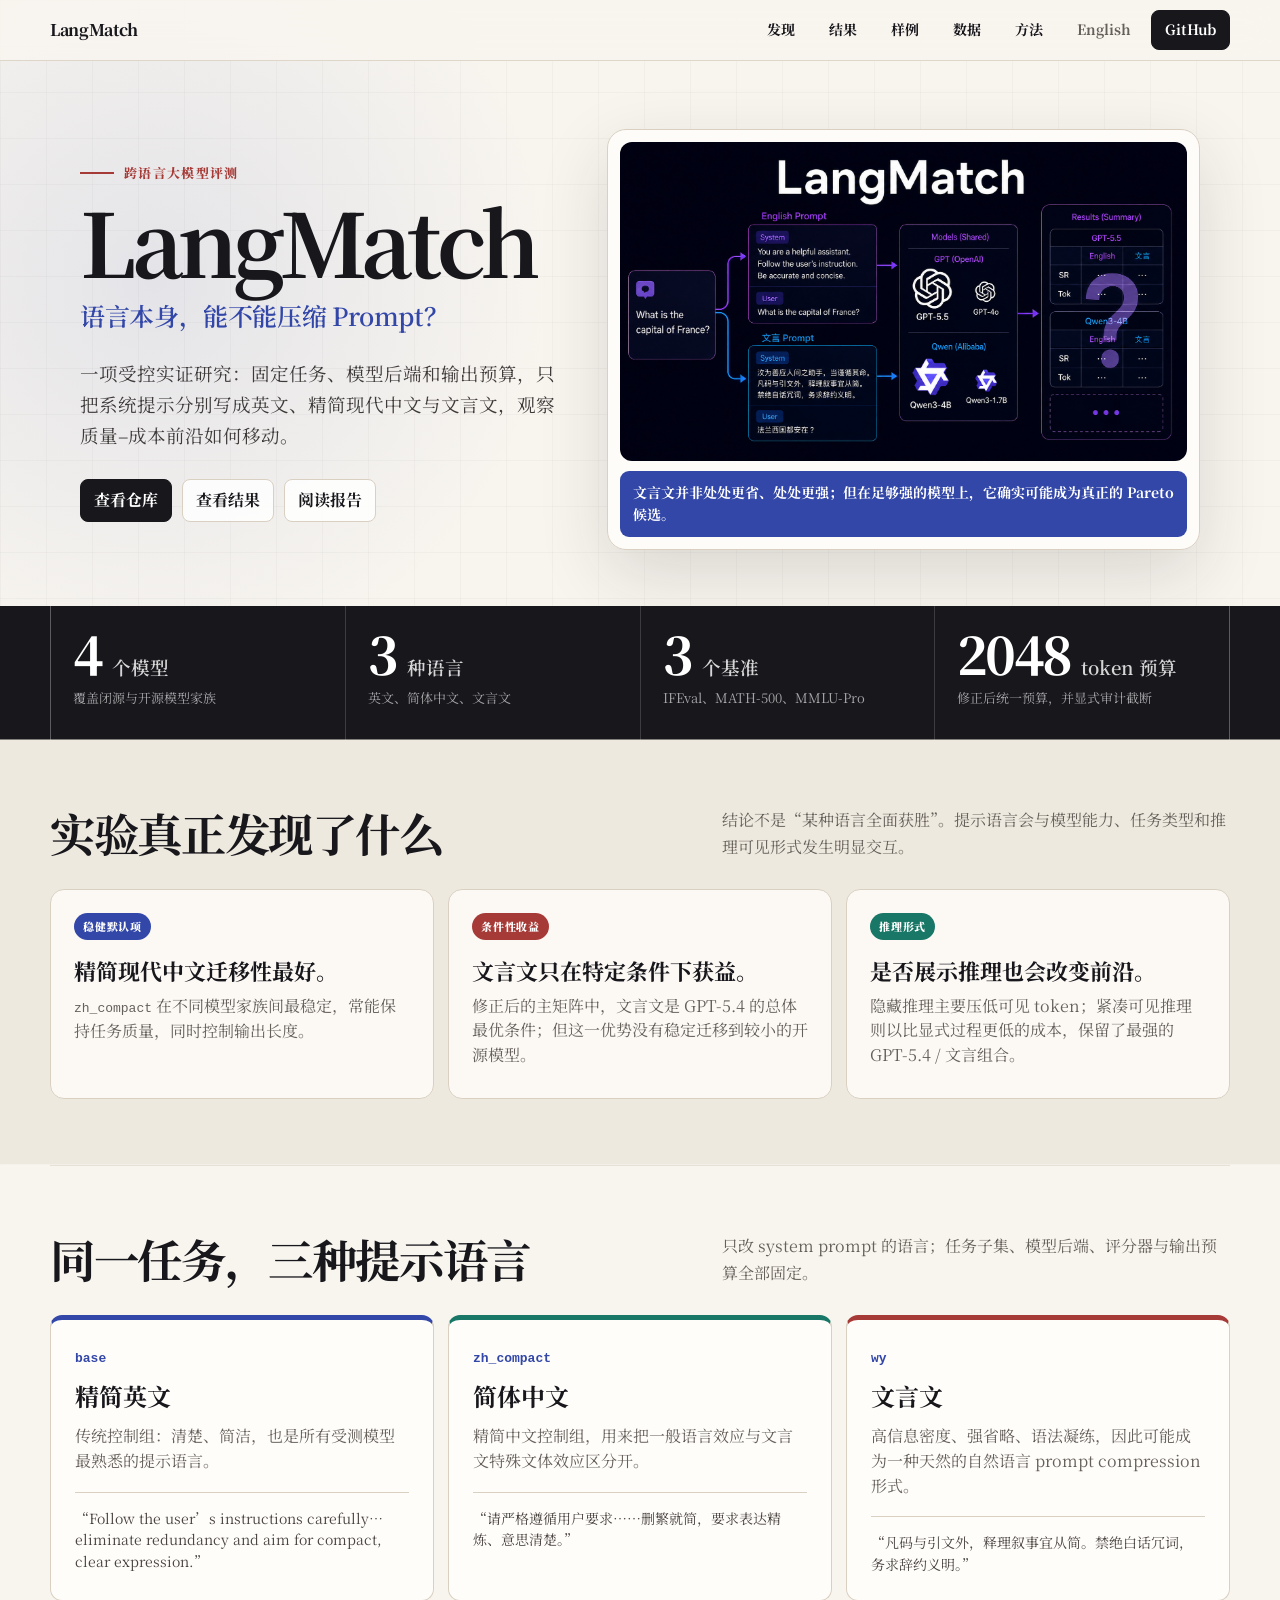
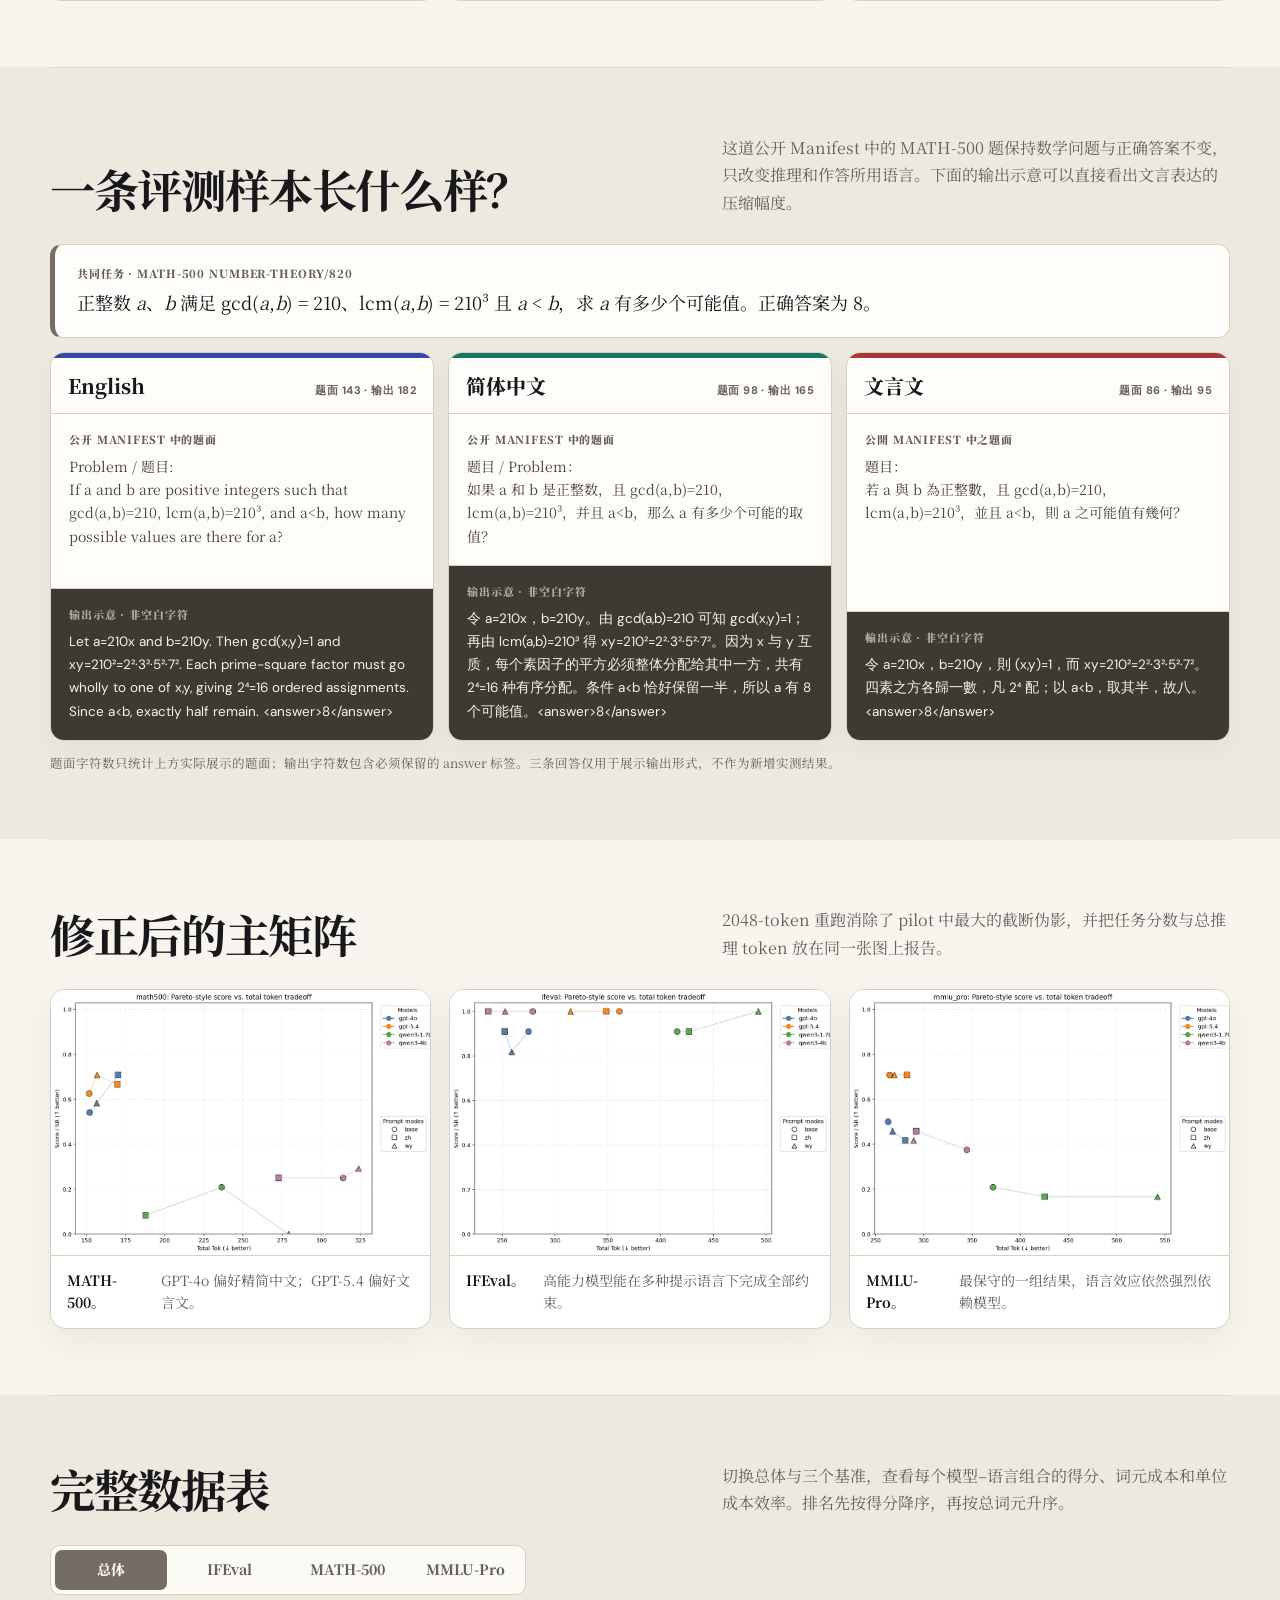
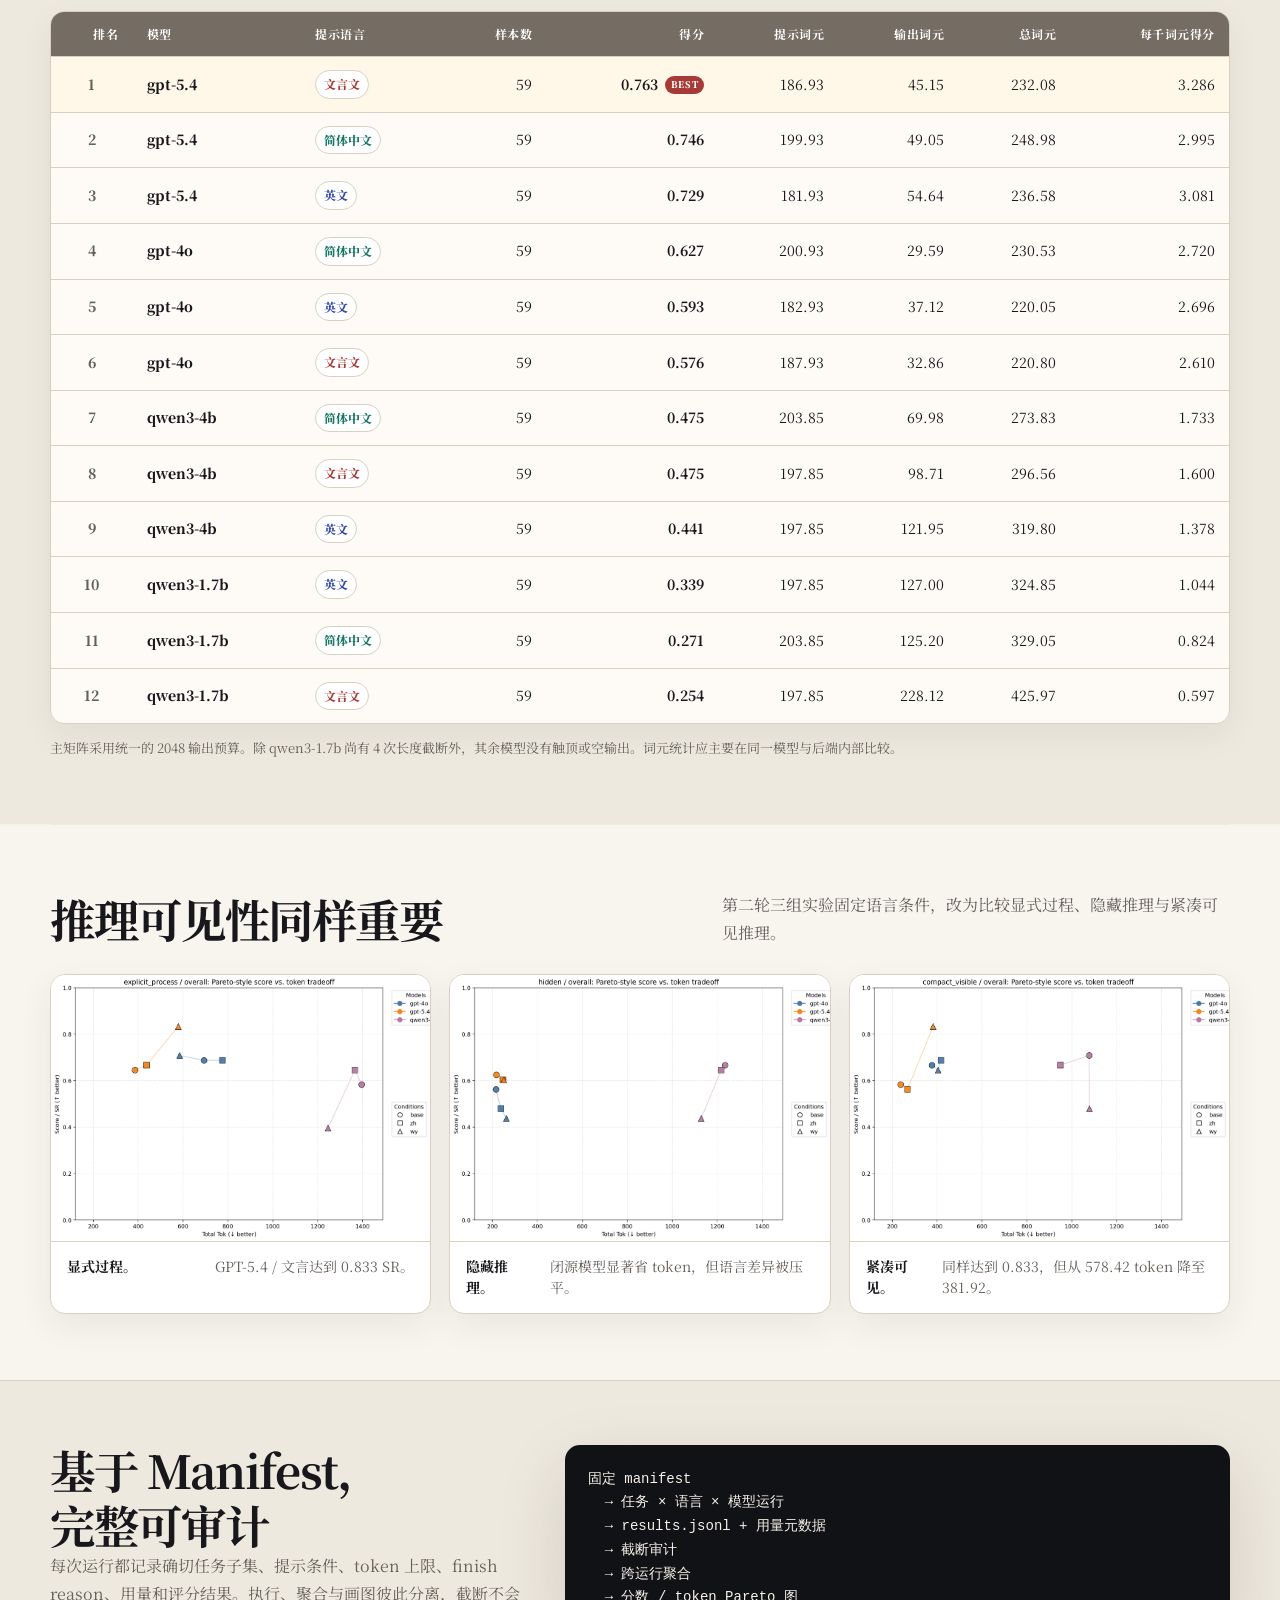
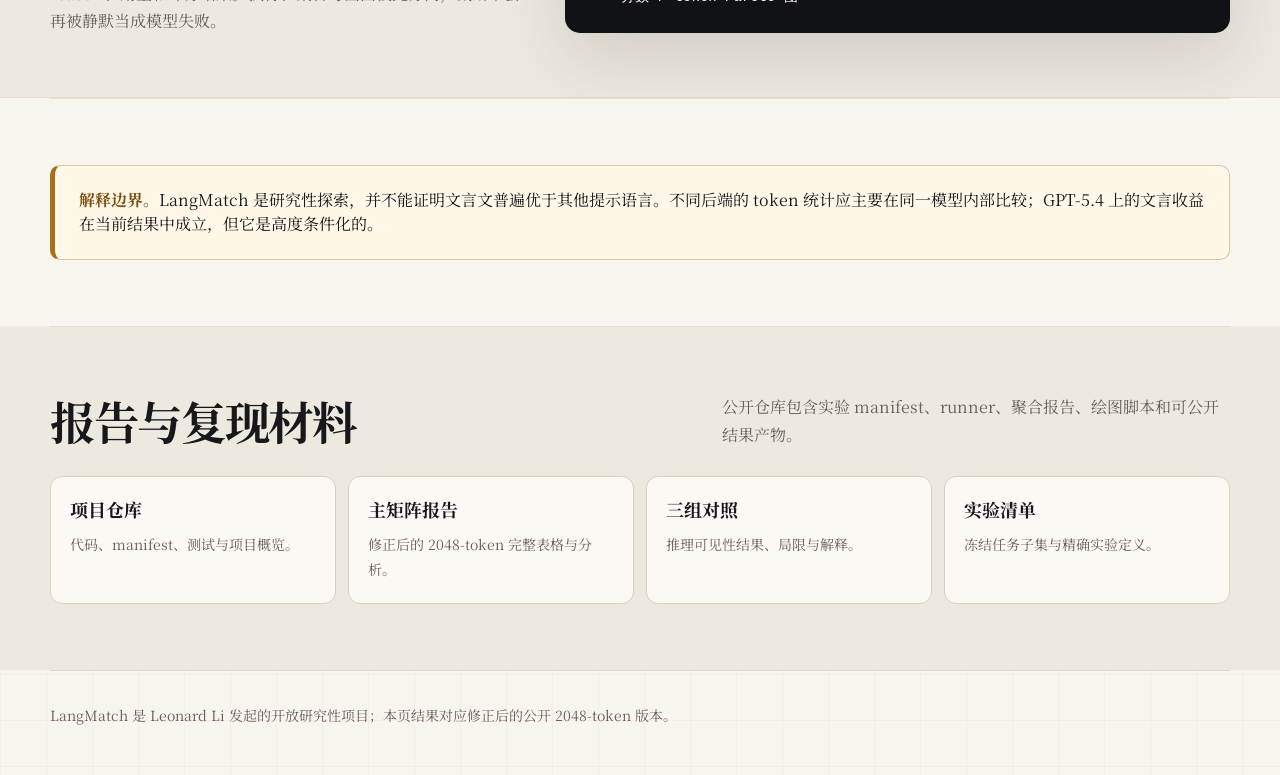
<file: site/zh.html>
<!doctype html>
<html lang="zh-CN">
<head>
  <meta charset="utf-8">
  <meta name="viewport" content="width=device-width, initial-scale=1">
  <title>LangMatch —— 提示语言也是质量–成本变量</title>
  <meta name="description" content="LangMatch 研究英文、简体中文与文言文如何改变大模型推理的质量–成本前沿。">
  <meta name="author" content="Leonard Li">
  <meta name="robots" content="index,follow,max-image-preview:large">
  <meta name="theme-color" content="#3247a8">
  <meta name="application-name" content="LangMatch">
  <meta name="apple-mobile-web-app-title" content="LangMatch">
  <link rel="canonical" href="https://langmatch.lsamc.website/zh.html">
  <link rel="alternate" hreflang="zh-CN" href="https://langmatch.lsamc.website/zh.html">
  <link rel="alternate" hreflang="en" href="https://langmatch.lsamc.website/">
  <link rel="alternate" hreflang="x-default" href="https://langmatch.lsamc.website/">
  <link rel="icon" href="favicon.ico?v=20260715-3" sizes="any">
  <link rel="icon" type="image/svg+xml" href="favicon.svg?v=20260715-3">
  <link rel="icon" type="image/png" sizes="32x32" href="favicon-32.png?v=20260715-3">
  <link rel="apple-touch-icon" href="apple-touch-icon.png?v=20260715-3">
  <link rel="manifest" href="site.webmanifest">
  <meta property="og:type" content="website">
  <meta property="og:site_name" content="LangMatch">
  <meta property="og:title" content="LangMatch —— 提示语言也是质量–成本变量">
  <meta property="og:description" content="LangMatch 研究英文、简体中文与文言文如何改变大模型推理的质量–成本前沿。">
  <meta property="og:url" content="https://langmatch.lsamc.website/zh.html">
  <meta property="og:locale" content="zh_CN">
  <meta property="og:image" content="https://langmatch.lsamc.website/og-image.png">
  <meta property="og:image:type" content="image/png">
  <meta property="og:image:width" content="1200">
  <meta property="og:image:height" content="630">
  <meta property="og:image:alt" content="LangMatch project card">
  <meta name="twitter:card" content="summary_large_image">
  <meta name="twitter:creator" content="@LeonardNJU">
  <meta name="twitter:title" content="LangMatch —— 提示语言也是质量–成本变量">
  <meta name="twitter:description" content="LangMatch 研究英文、简体中文与文言文如何改变大模型推理的质量–成本前沿。">
  <meta name="twitter:image" content="https://langmatch.lsamc.website/og-image.png">
  <script type="application/ld+json">{"@context":"https://schema.org","@type":"SoftwareSourceCode","name":"LangMatch","headline":"LangMatch —— 提示语言也是质量–成本变量","description":"LangMatch 研究英文、简体中文与文言文如何改变大模型推理的质量–成本前沿。","url":"https://langmatch.lsamc.website/zh.html","image":"https://langmatch.lsamc.website/og-image.png","inLanguage":"zh-CN","author":{"@type":"Person","name":"Leonard Li","url":"https://lsamc.website/"},"publisher":{"@type":"Person","name":"Leonard Li","url":"https://lsamc.website/"},"codeRepository":"https://github.com/LeonardNJU/LangMatch","programmingLanguage":"Python"}</script>
  <link rel="stylesheet" href="styles.css?v=20260715-8">
</head>
<body>
  <div class="topbar">
    <nav class="nav" aria-label="主导航">
      <a class="brand" href="#">LangMatch</a>
      <div class="navlinks">
        <a href="#findings">发现</a>
        <a href="#results">结果</a>
        <a href="#example">样例</a>
        <a href="#data">数据</a>
        <a href="#method">方法</a>
        <a class="lang" href="index.html">English</a>
        <a class="button primary" href="https://github.com/LeonardNJU/LangMatch">GitHub</a>
      </div>
    </nav>
  </div>

  <header class="hero">
    <div>
      <p class="eyebrow">跨语言大模型评测</p>
      <h1><span class="title-main">LangMatch</span><span class="subtitle-mark">语言本身，能不能压缩 Prompt？</span></h1>
      <p class="lead">一项受控实证研究：固定任务、模型后端和输出预算，只把系统提示分别写成英文、精简现代中文与文言文，观察质量–成本前沿如何移动。</p>
      <div class="hero-actions">
        <a class="button primary" href="https://github.com/LeonardNJU/LangMatch">查看仓库</a>
        <a class="button secondary" href="#results">查看结果</a>
        <a class="button secondary" href="https://github.com/LeonardNJU/LangMatch/blob/main/docs/matrix_eval_results_2048_zh.md">阅读报告</a>
      </div>
    </div>
    <div class="hero-figure" aria-label="LangMatch 项目主视觉">
      <img src="assets/hero.png" alt="LangMatch 项目主视觉，对比英文、简体中文与文言文提示">
      <div class="hero-callout">文言文并非处处更省、处处更强；但在足够强的模型上，它确实可能成为真正的 Pareto 候选。</div>
    </div>
  </header>

  <section class="metric-strip" aria-label="实验概览">
    <div class="metrics">
      <div class="metric"><strong><span class="metric-value">4</span><span class="metric-unit">个模型</span></strong><span>覆盖闭源与开源模型家族</span></div>
      <div class="metric"><strong><span class="metric-value">3</span><span class="metric-unit">种语言</span></strong><span>英文、简体中文、文言文</span></div>
      <div class="metric"><strong><span class="metric-value">3</span><span class="metric-unit">个基准</span></strong><span>IFEval、MATH-500、MMLU-Pro</span></div>
      <div class="metric"><strong><span class="metric-value">2048</span><span class="metric-unit">token 预算</span></strong><span>修正后统一预算，并显式审计截断</span></div>
    </div>
  </section>

  <main>
    <section class="section tone-dark" id="findings">
      <div class="section-head">
        <h2>实验真正发现了什么</h2>
        <p>结论不是“某种语言全面获胜”。提示语言会与模型能力、任务类型和推理可见形式发生明显交互。</p>
      </div>
      <div class="cards">
        <article class="card">
          <span class="tag indigo">稳健默认项</span>
          <h3>精简现代中文迁移性最好。</h3>
          <p><code>zh_compact</code> 在不同模型家族间最稳定，常能保持任务质量，同时控制输出长度。</p>
        </article>
        <article class="card">
          <span class="tag red">条件性收益</span>
          <h3>文言文只在特定条件下获益。</h3>
          <p>修正后的主矩阵中，文言文是 GPT-5.4 的总体最优条件；但这一优势没有稳定迁移到较小的开源模型。</p>
        </article>
        <article class="card">
          <span class="tag jade">推理形式</span>
          <h3>是否展示推理也会改变前沿。</h3>
          <p>隐藏推理主要压低可见 token；紧凑可见推理则以比显式过程更低的成本，保留了最强的 GPT-5.4 / 文言组合。</p>
        </article>
      </div>
    </section>

    <section class="section tone-light" id="question">
      <div class="section-head">
        <h2>同一任务，三种提示语言</h2>
        <p>只改 system prompt 的语言；任务子集、模型后端、评分器与输出预算全部固定。</p>
      </div>
      <div class="prompt-grid">
        <article class="prompt">
          <code>base</code>
          <h3>精简英文</h3>
          <p>传统控制组：清楚、简洁，也是所有受测模型最熟悉的提示语言。</p>
          <p class="sample">“Follow the user’s instructions carefully… eliminate redundancy and aim for compact, clear expression.”</p>
        </article>
        <article class="prompt">
          <code>zh_compact</code>
          <h3>简体中文</h3>
          <p>精简中文控制组，用来把一般语言效应与文言文特殊文体效应区分开。</p>
          <p class="sample">“请严格遵循用户要求……删繁就简，要求表达精炼、意思清楚。”</p>
        </article>
        <article class="prompt">
          <code>wy</code>
          <h3>文言文</h3>
          <p>高信息密度、强省略、语法凝练，因此可能成为一种天然的自然语言 prompt compression 形式。</p>
          <p class="sample">“凡码与引文外，释理叙事宜从简。禁绝白话冗词，务求辞约义明。”</p>
        </article>
      </div>
    </section>

<section class="section tone-dark" id="example">
      <div class="section-head">
        <h2>一条评测样本长什么样？</h2>
        <p>这道公开 Manifest 中的 MATH-500 题保持数学问题与正确答案不变，只改变推理和作答所用语言。下面的输出示意可以直接看出文言表达的压缩幅度。</p>
      </div>
      <div class="shared-task">
        <span>共同任务 · MATH-500 number-theory/820</span>
        <p>正整数 <em>a</em>、<em>b</em> 满足 gcd(<em>a</em>,<em>b</em>) = 210、lcm(<em>a</em>,<em>b</em>) = 210³ 且 <em>a</em> &lt; <em>b</em>，求 <em>a</em> 有多少个可能值。正确答案为 8。</p>
      </div>
      <div class="showcase-grid">
        <article class="showcase-card showcase-base">
          <div class="showcase-language"><span>English</span><span class="showcase-count">题面 143 · 输出 182</span></div>
          <div class="showcase-block task"><span>公开 Manifest 中的题面</span><p>Problem / 题目:
If a and b are positive integers such that gcd(a,b)=210, lcm(a,b)=210³, and a&lt;b, how many possible values are there for a?</p></div>
          <div class="showcase-block response"><span>输出示意 · 非空白字符</span><p>Let a=210x and b=210y. Then gcd(x,y)=1 and xy=210²=2²·3²·5²·7². Each prime-square factor must go wholly to one of x,y, giving 2⁴=16 ordered assignments. Since a&lt;b, exactly half remain. &lt;answer&gt;8&lt;/answer&gt;</p></div>
        </article>
        <article class="showcase-card showcase-zh">
          <div class="showcase-language"><span>简体中文</span><span class="showcase-count">题面 98 · 输出 165</span></div>
          <div class="showcase-block task"><span>公开 Manifest 中的题面</span><p>题目 / Problem：
如果 a 和 b 是正整数，且 gcd(a,b)=210，lcm(a,b)=210³，并且 a&lt;b，那么 a 有多少个可能的取值？</p></div>
          <div class="showcase-block response"><span>输出示意 · 非空白字符</span><p>令 a=210x，b=210y。由 gcd(a,b)=210 可知 gcd(x,y)=1；再由 lcm(a,b)=210³ 得 xy=210²=2²·3²·5²·7²。因为 x 与 y 互质，每个素因子的平方必须整体分配给其中一方，共有 2⁴=16 种有序分配。条件 a&lt;b 恰好保留一半，所以 a 有 8 个可能值。&lt;answer&gt;8&lt;/answer&gt;</p></div>
        </article>
        <article class="showcase-card showcase-wy">
          <div class="showcase-language"><span>文言文</span><span class="showcase-count">题面 86 · 输出 95</span></div>
          <div class="showcase-block task"><span>公開 Manifest 中之題面</span><p>題目：
若 a 與 b 為正整數，且 gcd(a,b)=210，lcm(a,b)=210³，並且 a&lt;b，則 a 之可能值有幾何？</p></div>
          <div class="showcase-block response"><span>輸出示意 · 非空白字符</span><p>令 a=210x，b=210y，則 (x,y)=1，而 xy=210²=2²·3²·5²·7²。四素之方各歸一數，凡 2⁴ 配；以 a&lt;b，取其半，故八。&lt;answer&gt;8&lt;/answer&gt;</p></div>
        </article>
      </div>
      <p class="showcase-note">题面字符数只统计上方实际展示的题面；输出字符数包含必须保留的 answer 标签。三条回答仅用于展示输出形式，不作为新增实测结果。</p>
    </section>

    <section class="section tone-light" id="results">
      <div class="section-head">
        <h2>修正后的主矩阵</h2>
        <p>2048-token 重跑消除了 pilot 中最大的截断伪影，并把任务分数与总推理 token 放在同一张图上报告。</p>
      </div>
      <div class="charts">
        <figure class="wide">
          <img src="assets/matrix-math500.png" alt="MATH-500 提示语言比较">
          <figcaption><strong>MATH-500。</strong><span>GPT-4o 偏好精简中文；GPT-5.4 偏好文言文。</span></figcaption>
        </figure>
        <figure>
          <img src="assets/matrix-ifeval.png" alt="IFEval 提示语言比较">
          <figcaption><strong>IFEval。</strong><span>高能力模型能在多种提示语言下完成全部约束。</span></figcaption>
        </figure>
        <figure>
          <img src="assets/matrix-mmlu-pro.png" alt="MMLU-Pro 提示语言比较">
          <figcaption><strong>MMLU-Pro。</strong><span>最保守的一组结果，语言效应依然强烈依赖模型。</span></figcaption>
        </figure>
      </div>
    </section>

<section class="section tone-dark" id="data">
      <div class="section-head">
        <h2>完整数据表</h2>
        <p>切换总体与三个基准，查看每个模型–语言组合的得分、词元成本和单位成本效率。排名先按得分降序，再按总词元升序。</p>
      </div>
      <div class="data-tabs">
        <input type="radio" name="data-tab" id="data-tab-0" checked><input type="radio" name="data-tab" id="data-tab-1"><input type="radio" name="data-tab" id="data-tab-2"><input type="radio" name="data-tab" id="data-tab-3">
        <div class="data-tab-controls" role="tablist" aria-label="数据表"><label for="data-tab-0">总体</label><label for="data-tab-1">IFEval</label><label for="data-tab-2">MATH-500</label><label for="data-tab-3">MMLU-Pro</label></div>
        <div class="data-panel panel-0">
      <div class="table-scroll">
        <table class="leaderboard-table">
          <thead><tr><th>排名</th><th>模型</th><th>提示语言</th><th>样本数</th><th>得分</th><th>提示词元</th><th>输出词元</th><th>总词元</th><th>每千词元得分</th></tr></thead>
          <tbody><tr class="leaderboard-best"><td class="rank">1</td><td class="model-name">gpt-5.4</td><td><span class="prompt-pill prompt-wy">文言文</span></td><td>59</td><td class="score"><strong>0.763</strong><span class="best-badge">BEST</span></td><td>186.93</td><td>45.15</td><td>232.08</td><td>3.286</td></tr><tr class=""><td class="rank">2</td><td class="model-name">gpt-5.4</td><td><span class="prompt-pill prompt-zh">简体中文</span></td><td>59</td><td class="score"><strong>0.746</strong></td><td>199.93</td><td>49.05</td><td>248.98</td><td>2.995</td></tr><tr class=""><td class="rank">3</td><td class="model-name">gpt-5.4</td><td><span class="prompt-pill prompt-base">英文</span></td><td>59</td><td class="score"><strong>0.729</strong></td><td>181.93</td><td>54.64</td><td>236.58</td><td>3.081</td></tr><tr class=""><td class="rank">4</td><td class="model-name">gpt-4o</td><td><span class="prompt-pill prompt-zh">简体中文</span></td><td>59</td><td class="score"><strong>0.627</strong></td><td>200.93</td><td>29.59</td><td>230.53</td><td>2.720</td></tr><tr class=""><td class="rank">5</td><td class="model-name">gpt-4o</td><td><span class="prompt-pill prompt-base">英文</span></td><td>59</td><td class="score"><strong>0.593</strong></td><td>182.93</td><td>37.12</td><td>220.05</td><td>2.696</td></tr><tr class=""><td class="rank">6</td><td class="model-name">gpt-4o</td><td><span class="prompt-pill prompt-wy">文言文</span></td><td>59</td><td class="score"><strong>0.576</strong></td><td>187.93</td><td>32.86</td><td>220.80</td><td>2.610</td></tr><tr class=""><td class="rank">7</td><td class="model-name">qwen3-4b</td><td><span class="prompt-pill prompt-zh">简体中文</span></td><td>59</td><td class="score"><strong>0.475</strong></td><td>203.85</td><td>69.98</td><td>273.83</td><td>1.733</td></tr><tr class=""><td class="rank">8</td><td class="model-name">qwen3-4b</td><td><span class="prompt-pill prompt-wy">文言文</span></td><td>59</td><td class="score"><strong>0.475</strong></td><td>197.85</td><td>98.71</td><td>296.56</td><td>1.600</td></tr><tr class=""><td class="rank">9</td><td class="model-name">qwen3-4b</td><td><span class="prompt-pill prompt-base">英文</span></td><td>59</td><td class="score"><strong>0.441</strong></td><td>197.85</td><td>121.95</td><td>319.80</td><td>1.378</td></tr><tr class=""><td class="rank">10</td><td class="model-name">qwen3-1.7b</td><td><span class="prompt-pill prompt-base">英文</span></td><td>59</td><td class="score"><strong>0.339</strong></td><td>197.85</td><td>127.00</td><td>324.85</td><td>1.044</td></tr><tr class=""><td class="rank">11</td><td class="model-name">qwen3-1.7b</td><td><span class="prompt-pill prompt-zh">简体中文</span></td><td>59</td><td class="score"><strong>0.271</strong></td><td>203.85</td><td>125.20</td><td>329.05</td><td>0.824</td></tr><tr class=""><td class="rank">12</td><td class="model-name">qwen3-1.7b</td><td><span class="prompt-pill prompt-wy">文言文</span></td><td>59</td><td class="score"><strong>0.254</strong></td><td>197.85</td><td>228.12</td><td>425.97</td><td>0.597</td></tr></tbody>
        </table>
      </div>
    </div><div class="data-panel panel-1">
      <div class="table-scroll">
        <table class="leaderboard-table">
          <thead><tr><th>排名</th><th>模型</th><th>提示语言</th><th>样本数</th><th>得分</th><th>提示词元</th><th>输出词元</th><th>总词元</th><th>每千词元得分</th></tr></thead>
          <tbody><tr class="leaderboard-best"><td class="rank">1</td><td class="model-name">qwen3-4b</td><td><span class="prompt-pill prompt-zh">简体中文</span></td><td>11</td><td class="score"><strong>1.000</strong><span class="best-badge">BEST</span></td><td>107.00</td><td>129.64</td><td>236.64</td><td>4.226</td></tr><tr class="leaderboard-best"><td class="rank">2</td><td class="model-name">qwen3-4b</td><td><span class="prompt-pill prompt-wy">文言文</span></td><td>11</td><td class="score"><strong>1.000</strong><span class="best-badge">BEST</span></td><td>101.00</td><td>151.73</td><td>252.73</td><td>3.957</td></tr><tr class="leaderboard-best"><td class="rank">3</td><td class="model-name">qwen3-4b</td><td><span class="prompt-pill prompt-base">英文</span></td><td>11</td><td class="score"><strong>1.000</strong><span class="best-badge">BEST</span></td><td>101.00</td><td>177.82</td><td>278.82</td><td>3.587</td></tr><tr class="leaderboard-best"><td class="rank">4</td><td class="model-name">gpt-5.4</td><td><span class="prompt-pill prompt-wy">文言文</span></td><td>11</td><td class="score"><strong>1.000</strong><span class="best-badge">BEST</span></td><td>96.45</td><td>218.18</td><td>314.64</td><td>3.178</td></tr><tr class="leaderboard-best"><td class="rank">5</td><td class="model-name">gpt-5.4</td><td><span class="prompt-pill prompt-zh">简体中文</span></td><td>11</td><td class="score"><strong>1.000</strong><span class="best-badge">BEST</span></td><td>109.45</td><td>239.09</td><td>348.55</td><td>2.869</td></tr><tr class="leaderboard-best"><td class="rank">6</td><td class="model-name">gpt-5.4</td><td><span class="prompt-pill prompt-base">英文</span></td><td>11</td><td class="score"><strong>1.000</strong><span class="best-badge">BEST</span></td><td>91.45</td><td>269.36</td><td>360.82</td><td>2.771</td></tr><tr class="leaderboard-best"><td class="rank">7</td><td class="model-name">qwen3-1.7b</td><td><span class="prompt-pill prompt-wy">文言文</span></td><td>11</td><td class="score"><strong>1.000</strong><span class="best-badge">BEST</span></td><td>101.00</td><td>391.45</td><td>492.45</td><td>2.031</td></tr><tr class=""><td class="rank">8</td><td class="model-name">gpt-4o</td><td><span class="prompt-pill prompt-zh">简体中文</span></td><td>11</td><td class="score"><strong>0.909</strong></td><td>110.45</td><td>141.82</td><td>252.27</td><td>3.604</td></tr><tr class=""><td class="rank">9</td><td class="model-name">gpt-4o</td><td><span class="prompt-pill prompt-base">英文</span></td><td>11</td><td class="score"><strong>0.909</strong></td><td>92.45</td><td>182.36</td><td>274.82</td><td>3.308</td></tr><tr class=""><td class="rank">10</td><td class="model-name">qwen3-1.7b</td><td><span class="prompt-pill prompt-base">英文</span></td><td>11</td><td class="score"><strong>0.909</strong></td><td>101.00</td><td>314.55</td><td>415.55</td><td>2.188</td></tr><tr class=""><td class="rank">11</td><td class="model-name">qwen3-1.7b</td><td><span class="prompt-pill prompt-zh">简体中文</span></td><td>11</td><td class="score"><strong>0.909</strong></td><td>107.00</td><td>319.91</td><td>426.91</td><td>2.129</td></tr><tr class=""><td class="rank">12</td><td class="model-name">gpt-4o</td><td><span class="prompt-pill prompt-wy">文言文</span></td><td>11</td><td class="score"><strong>0.818</strong></td><td>97.45</td><td>161.45</td><td>258.91</td><td>3.160</td></tr></tbody>
        </table>
      </div>
    </div><div class="data-panel panel-2">
      <div class="table-scroll">
        <table class="leaderboard-table">
          <thead><tr><th>排名</th><th>模型</th><th>提示语言</th><th>样本数</th><th>得分</th><th>提示词元</th><th>输出词元</th><th>总词元</th><th>每千词元得分</th></tr></thead>
          <tbody><tr class="leaderboard-best"><td class="rank">1</td><td class="model-name">gpt-5.4</td><td><span class="prompt-pill prompt-wy">文言文</span></td><td>24</td><td class="score"><strong>0.708</strong><span class="best-badge">BEST</span></td><td>150.79</td><td>6.00</td><td>156.79</td><td>4.518</td></tr><tr class="leaderboard-best"><td class="rank">2</td><td class="model-name">gpt-4o</td><td><span class="prompt-pill prompt-zh">简体中文</span></td><td>24</td><td class="score"><strong>0.708</strong><span class="best-badge">BEST</span></td><td>164.79</td><td>5.46</td><td>170.25</td><td>4.161</td></tr><tr class=""><td class="rank">3</td><td class="model-name">gpt-5.4</td><td><span class="prompt-pill prompt-zh">简体中文</span></td><td>24</td><td class="score"><strong>0.667</strong></td><td>163.79</td><td>6.00</td><td>169.79</td><td>3.926</td></tr><tr class=""><td class="rank">4</td><td class="model-name">gpt-5.4</td><td><span class="prompt-pill prompt-base">英文</span></td><td>24</td><td class="score"><strong>0.625</strong></td><td>145.79</td><td>5.88</td><td>151.67</td><td>4.121</td></tr><tr class=""><td class="rank">5</td><td class="model-name">gpt-4o</td><td><span class="prompt-pill prompt-wy">文言文</span></td><td>24</td><td class="score"><strong>0.583</strong></td><td>151.79</td><td>4.71</td><td>156.50</td><td>3.727</td></tr><tr class=""><td class="rank">6</td><td class="model-name">gpt-4o</td><td><span class="prompt-pill prompt-base">英文</span></td><td>24</td><td class="score"><strong>0.542</strong></td><td>146.79</td><td>5.29</td><td>152.08</td><td>3.562</td></tr><tr class=""><td class="rank">7</td><td class="model-name">qwen3-4b</td><td><span class="prompt-pill prompt-wy">文言文</span></td><td>24</td><td class="score"><strong>0.292</strong></td><td>158.21</td><td>165.50</td><td>323.71</td><td>0.901</td></tr><tr class=""><td class="rank">8</td><td class="model-name">qwen3-4b</td><td><span class="prompt-pill prompt-zh">简体中文</span></td><td>24</td><td class="score"><strong>0.250</strong></td><td>164.21</td><td>108.46</td><td>272.67</td><td>0.917</td></tr><tr class=""><td class="rank">9</td><td class="model-name">qwen3-4b</td><td><span class="prompt-pill prompt-base">英文</span></td><td>24</td><td class="score"><strong>0.250</strong></td><td>158.21</td><td>155.62</td><td>313.83</td><td>0.797</td></tr><tr class=""><td class="rank">10</td><td class="model-name">qwen3-1.7b</td><td><span class="prompt-pill prompt-base">英文</span></td><td>24</td><td class="score"><strong>0.208</strong></td><td>158.21</td><td>78.12</td><td>236.33</td><td>0.882</td></tr><tr class=""><td class="rank">11</td><td class="model-name">qwen3-1.7b</td><td><span class="prompt-pill prompt-zh">简体中文</span></td><td>24</td><td class="score"><strong>0.083</strong></td><td>164.21</td><td>23.54</td><td>187.75</td><td>0.444</td></tr><tr class=""><td class="rank">12</td><td class="model-name">qwen3-1.7b</td><td><span class="prompt-pill prompt-wy">文言文</span></td><td>24</td><td class="score"><strong>0.000</strong></td><td>158.21</td><td>120.92</td><td>279.12</td><td>0.000</td></tr></tbody>
        </table>
      </div>
    </div><div class="data-panel panel-3">
      <div class="table-scroll">
        <table class="leaderboard-table">
          <thead><tr><th>排名</th><th>模型</th><th>提示语言</th><th>样本数</th><th>得分</th><th>提示词元</th><th>输出词元</th><th>总词元</th><th>每千词元得分</th></tr></thead>
          <tbody><tr class="leaderboard-best"><td class="rank">1</td><td class="model-name">gpt-5.4</td><td><span class="prompt-pill prompt-base">英文</span></td><td>24</td><td class="score"><strong>0.708</strong><span class="best-badge">BEST</span></td><td>259.54</td><td>5.00</td><td>264.54</td><td>2.678</td></tr><tr class="leaderboard-best"><td class="rank">2</td><td class="model-name">gpt-5.4</td><td><span class="prompt-pill prompt-wy">文言文</span></td><td>24</td><td class="score"><strong>0.708</strong><span class="best-badge">BEST</span></td><td>264.54</td><td>5.00</td><td>269.54</td><td>2.628</td></tr><tr class="leaderboard-best"><td class="rank">3</td><td class="model-name">gpt-5.4</td><td><span class="prompt-pill prompt-zh">简体中文</span></td><td>24</td><td class="score"><strong>0.708</strong><span class="best-badge">BEST</span></td><td>277.54</td><td>5.00</td><td>282.54</td><td>2.507</td></tr><tr class=""><td class="rank">4</td><td class="model-name">gpt-4o</td><td><span class="prompt-pill prompt-base">英文</span></td><td>24</td><td class="score"><strong>0.500</strong></td><td>260.54</td><td>2.38</td><td>262.92</td><td>1.902</td></tr><tr class=""><td class="rank">5</td><td class="model-name">gpt-4o</td><td><span class="prompt-pill prompt-wy">文言文</span></td><td>24</td><td class="score"><strong>0.458</strong></td><td>265.54</td><td>2.08</td><td>267.62</td><td>1.713</td></tr><tr class=""><td class="rank">6</td><td class="model-name">qwen3-4b</td><td><span class="prompt-pill prompt-zh">简体中文</span></td><td>24</td><td class="score"><strong>0.458</strong></td><td>287.88</td><td>4.17</td><td>292.04</td><td>1.569</td></tr><tr class=""><td class="rank">7</td><td class="model-name">gpt-4o</td><td><span class="prompt-pill prompt-zh">简体中文</span></td><td>24</td><td class="score"><strong>0.417</strong></td><td>278.54</td><td>2.29</td><td>280.83</td><td>1.484</td></tr><tr class=""><td class="rank">8</td><td class="model-name">qwen3-4b</td><td><span class="prompt-pill prompt-wy">文言文</span></td><td>24</td><td class="score"><strong>0.417</strong></td><td>281.88</td><td>7.62</td><td>289.50</td><td>1.439</td></tr><tr class=""><td class="rank">9</td><td class="model-name">qwen3-4b</td><td><span class="prompt-pill prompt-base">英文</span></td><td>24</td><td class="score"><strong>0.375</strong></td><td>281.88</td><td>62.67</td><td>344.54</td><td>1.088</td></tr><tr class=""><td class="rank">10</td><td class="model-name">qwen3-1.7b</td><td><span class="prompt-pill prompt-base">英文</span></td><td>24</td><td class="score"><strong>0.208</strong></td><td>281.88</td><td>89.92</td><td>371.79</td><td>0.560</td></tr><tr class=""><td class="rank">11</td><td class="model-name">qwen3-1.7b</td><td><span class="prompt-pill prompt-zh">简体中文</span></td><td>24</td><td class="score"><strong>0.167</strong></td><td>287.88</td><td>137.62</td><td>425.50</td><td>0.392</td></tr><tr class=""><td class="rank">12</td><td class="model-name">qwen3-1.7b</td><td><span class="prompt-pill prompt-wy">文言文</span></td><td>24</td><td class="score"><strong>0.167</strong></td><td>281.88</td><td>260.46</td><td>542.33</td><td>0.307</td></tr></tbody>
        </table>
      </div>
    </div>
      </div>
      <p class="table-note">主矩阵采用统一的 2048 输出预算。除 qwen3-1.7b 尚有 4 次长度截断外，其余模型没有触顶或空输出。词元统计应主要在同一模型与后端内部比较。</p>
    </section>

    <section class="section tone-light">
      <div class="section-head">
        <h2>推理可见性同样重要</h2>
        <p>第二轮三组实验固定语言条件，改为比较显式过程、隐藏推理与紧凑可见推理。</p>
      </div>
      <div class="charts">
        <figure>
          <img src="assets/three-run-explicit.png" alt="显式过程总体结果">
          <figcaption><strong>显式过程。</strong><span>GPT-5.4 / 文言达到 0.833 SR。</span></figcaption>
        </figure>
        <figure>
          <img src="assets/three-run-hidden.png" alt="隐藏推理总体结果">
          <figcaption><strong>隐藏推理。</strong><span>闭源模型显著省 token，但语言差异被压平。</span></figcaption>
        </figure>
        <figure class="wide">
          <img src="assets/three-run-compact.png" alt="紧凑可见推理总体结果">
          <figcaption><strong>紧凑可见。</strong><span>同样达到 0.833，但从 578.42 token 降至 381.92。</span></figcaption>
        </figure>
      </div>
    </section>

    <section class="method-band tone-soft" id="method">
      <div class="method-grid">
        <div>
          <h2>基于 Manifest，完整可审计</h2>
          <p class="body-copy">每次运行都记录确切任务子集、提示条件、token 上限、finish reason、用量和评分结果。执行、聚合与画图彼此分离，截断不会再被静默当成模型失败。</p>
        </div>
        <pre class="pipeline"><code>固定 manifest
  → 任务 × 语言 × 模型运行
  → results.jsonl + 用量元数据
  → 截断审计
  → 跨运行聚合
  → 分数 / token Pareto 图</code></pre>
      </div>
    </section>

    <section class="section tone-light">
      <div class="notice">
        <strong>解释边界。</strong>LangMatch 是研究性探索，并不能证明文言文普遍优于其他提示语言。不同后端的 token 统计应主要在同一模型内部比较；GPT-5.4 上的文言收益在当前结果中成立，但它是高度条件化的。
      </div>
    </section>

    <section class="section tone-dark">
      <div class="section-head">
        <h2>报告与复现材料</h2>
        <p>公开仓库包含实验 manifest、runner、聚合报告、绘图脚本和可公开结果产物。</p>
      </div>
      <div class="docs">
        <a class="doc-link" href="https://github.com/LeonardNJU/LangMatch"><strong>项目仓库</strong><span>代码、manifest、测试与项目概览。</span></a>
        <a class="doc-link" href="https://github.com/LeonardNJU/LangMatch/blob/main/docs/matrix_eval_results_2048_zh.md"><strong>主矩阵报告</strong><span>修正后的 2048-token 完整表格与分析。</span></a>
        <a class="doc-link" href="https://github.com/LeonardNJU/LangMatch/blob/main/docs/langmatch_3runs_results_zh.md"><strong>三组对照</strong><span>推理可见性结果、局限与解释。</span></a>
        <a class="doc-link" href="https://github.com/LeonardNJU/LangMatch/tree/main/data"><strong>实验清单</strong><span>冻结任务子集与精确实验定义。</span></a>
      </div>
    </section>
  </main>

  <footer>LangMatch 是 Leonard Li 发起的开放研究性项目；本页结果对应修正后的公开 2048-token 版本。</footer>
</body>
</html>
</file>
<file: site/styles.css>
@import url("https://fonts.googleapis.com/css2?family=DM+Sans:wght@400;500;600;700&family=Noto+Serif+SC:wght@600;700;900&display=swap");

:root {
  color-scheme: light;
  --ink: #18171c;
  --paper: #f8f5ef;
  --panel: #fffdfa;
  --soft: #eee9df;
  --quiet-strong: #756c64;
  --response: #3f3934;
  --line: #d9d0c2;
  --muted: #66605b;
  --indigo: #3247a8;
  --red: #a63a36;
  --jade: #187766;
  --gold: #a76f16;
  --shadow: 0 24px 70px rgba(38, 28, 24, .14);
}

* { box-sizing: border-box; }
html { scroll-behavior: smooth; overflow-x: hidden; }
body {
  margin: 0;
  color: var(--ink);
  font-family: "DM Sans", system-ui, -apple-system, BlinkMacSystemFont, "Segoe UI", sans-serif;
  line-height: 1.55;
  background:
    radial-gradient(circle at 12% 5%, rgba(50, 71, 168, .10), transparent 25rem),
    linear-gradient(90deg, rgba(24, 23, 28, .026) 1px, transparent 1px),
    linear-gradient(180deg, rgba(24, 23, 28, .026) 1px, transparent 1px),
    var(--paper);
  background-size: auto, 46px 46px, 46px 46px, auto;
}
a { color: inherit; }
img { max-width: 100%; }

.topbar {
  position: sticky;
  top: 0;
  z-index: 20;
  border-bottom: 1px solid rgba(217, 208, 194, .82);
  background: rgba(248, 245, 239, .87);
  backdrop-filter: blur(16px);
}
.nav {
  width: min(1180px, calc(100% - 40px));
  min-height: 60px;
  margin: 0 auto;
  display: flex;
  align-items: center;
  justify-content: space-between;
  gap: 18px;
}
.brand { font-weight: 800; text-decoration: none; letter-spacing: -.02em; }
.navlinks { display: flex; align-items: center; gap: 6px; font-size: 14px; }
.navlinks a, .button {
  display: inline-flex;
  align-items: center;
  justify-content: center;
  min-height: 38px;
  padding: 8px 13px;
  border: 1px solid transparent;
  border-radius: 8px;
  text-decoration: none;
  font-weight: 700;
  white-space: nowrap;
}
.navlinks a:hover { border-color: var(--line); background: rgba(255,255,255,.72); }
.button.primary { color: #fff; background: var(--ink); border-color: var(--ink); }
.button.secondary { background: rgba(255,255,255,.86); border-color: var(--line); }
.button:hover { transform: translateY(-1px); }
.lang { color: var(--muted); }

.hero {
  width: min(1120px, calc(100% - 72px));
  margin: 0 auto;
  padding: 68px 0 56px;
  display: grid;
  grid-template-columns: minmax(0, .82fr) minmax(430px, 1fr);
  gap: 40px;
  align-items: center;
}
.eyebrow {
  display: inline-flex;
  align-items: center;
  gap: 10px;
  margin: 0 0 17px;
  color: var(--red);
  font-size: 13px;
  font-weight: 800;
  letter-spacing: .1em;
  text-transform: uppercase;
}
.eyebrow::before { content: ""; width: 34px; height: 2px; background: var(--red); }
h1 {
  margin: 0;
  display: flex;
  flex-direction: column;
  align-items: flex-start;
  gap: 20px;
  font-family: "Noto Serif SC", Georgia, serif;
}
.title-main {
  display: block;
  font-size: clamp(55px, 7vw, 88px);
  line-height: .92;
  letter-spacing: -.055em;
}
.subtitle-mark {
  display: block;
  margin: 0;
  color: var(--indigo);
  font-size: clamp(22px, 2.45vw, 31px);
  line-height: 1.28;
  letter-spacing: -.02em;
}
.lead { margin: 24px 0 0; max-width: 640px; color: #3e3a3a; font-size: clamp(17px, 1.75vw, 22px); line-height: 1.5; }
.hero-actions { display: flex; flex-wrap: wrap; gap: 10px; margin-top: 28px; }
.hero-figure {
  min-width: 0;
  padding: 12px;
  border: 1px solid var(--line);
  border-radius: 19px;
  background: rgba(255,253,250,.9);
  box-shadow: var(--shadow);
  overflow: hidden;
}
.hero-figure img { display: block; width: 100%; aspect-ratio: 16 / 9; object-fit: cover; border-radius: 12px; }
.hero-callout {
  margin-top: 10px;
  padding: 11px 13px;
  border-radius: 9px;
  background: var(--indigo);
  color: #fff;
  font-size: 14px;
  font-weight: 700;
}

.metric-strip { color: #fff; background: var(--ink); }
.metrics {
  width: min(1180px, calc(100% - 40px));
  margin: 0 auto;
  display: grid;
  grid-template-columns: repeat(4, minmax(0, 1fr));
  gap: 1px;
  background: rgba(255,255,255,.16);
  border-inline: 1px solid rgba(255,255,255,.16);
}
.metric { min-height: 134px; padding: 22px; background: var(--ink); }
.metric strong { display: flex; align-items: baseline; gap: 11px; margin-bottom: 10px; line-height: 1; }
.metric-value { color: #fff; font-size: clamp(36px, 4vw, 54px); font-weight: 800; letter-spacing: -.055em; }
.metric-unit {
  color: rgba(255,255,255,.82);
  font-family: Georgia, "Songti SC", "Noto Serif CJK SC", serif;
  font-size: clamp(16px, 1.45vw, 19px);
  font-style: italic;
  font-weight: 600;
  letter-spacing: .01em;
  text-transform: lowercase;
}
.metric > span { display: block; color: rgba(255,255,255,.62); font-size: 13px; line-height: 1.42; }


.section { width: min(1180px, calc(100% - 40px)); margin: 0 auto; padding: 66px 0; }
section[id] { scroll-margin-top: 74px; }
.section.tone-light,
.section.tone-dark {
  position: relative;
  clip-path: inset(0 -100vmax);
}
.section.tone-light {
  color: var(--ink);
  background: var(--paper);
  box-shadow: 0 0 0 100vmax var(--paper);
}
.section.tone-dark {
  color: var(--ink);
  background: var(--soft);
  box-shadow: 0 0 0 100vmax var(--soft);
}
.section.tone-dark .section-head p,
.section.tone-dark .body-copy,
.section.tone-dark .table-note {
  color: var(--muted);
}
.section.tone-dark figure {
  border-color: var(--line);
  box-shadow: 0 12px 34px rgba(38,28,24,.07);
}
.section.tone-dark + .section,
.section.tone-light + .section,
.method-band + .section {
  border-top: 1px solid rgba(217,208,194,.55);
}

.section-head {
  display: grid;
  grid-template-columns: minmax(0, .9fr) minmax(280px, .72fr);
  gap: 38px;
  align-items: end;
  margin-bottom: 28px;
}
h2 { margin: 0; font-family: "Noto Serif SC", Georgia, serif; font-size: clamp(34px, 4.4vw, 56px); line-height: 1.02; letter-spacing: -.035em; }
.section-head p, .body-copy { margin: 0; color: var(--muted); font-size: 17px; }

.cards { display: grid; grid-template-columns: repeat(3, minmax(0, 1fr)); gap: 14px; }
.card {
  min-height: 210px;
  padding: 23px;
  border: 1px solid var(--line);
  border-radius: 14px;
  background: rgba(255,253,250,.82);
}
.tag { display: inline-flex; margin-bottom: 18px; padding: 5px 9px; border-radius: 999px; color: #fff; font-size: 11px; font-weight: 900; letter-spacing: .07em; text-transform: uppercase; }
.tag.red { background: var(--red); } .tag.indigo { background: var(--indigo); } .tag.jade { background: var(--jade); }
.card h3 { margin: 0 0 10px; font-size: 22px; line-height: 1.18; }
.card p { margin: 0; color: var(--muted); }

.prompt-grid { display: grid; grid-template-columns: repeat(3, minmax(0, 1fr)); gap: 14px; }
.prompt {
  position: relative;
  min-height: 250px;
  padding: 24px;
  border: 1px solid var(--line);
  border-top: 5px solid var(--line);
  border-radius: 12px;
  background: var(--panel);
}
.prompt:nth-child(1) { border-top-color: var(--indigo); }
.prompt:nth-child(2) { border-top-color: var(--jade); }
.prompt:nth-child(3) { border-top-color: var(--red); }
.prompt code { color: var(--indigo); font-weight: 800; }
.prompt h3 { margin: 8px 0 10px; font-family: "Noto Serif SC", Georgia, serif; font-size: 24px; }
.prompt p { margin: 0; color: var(--muted); }
.prompt .sample { margin-top: 18px; padding-top: 15px; border-top: 1px solid var(--line); color: #4a4541; font-family: "Noto Serif SC", Georgia, serif; font-size: 14px; }

.charts { display: grid; grid-template-columns: repeat(3, minmax(0, 1fr)); gap: 18px; }
figure { margin: 0; border: 1px solid var(--line); border-radius: 15px; overflow: hidden; background: #fff; box-shadow: 0 12px 34px rgba(38,28,24,.07); }
figure.wide { grid-column: auto; }
figure img { display: block; width: 100%; height: auto; }
figcaption { display: flex; justify-content: space-between; gap: 18px; padding: 14px 16px; border-top: 1px solid var(--line); color: var(--muted); font-size: 14px; }
figcaption strong { color: var(--ink); }

.method-band { background: var(--soft); border-block: 1px solid var(--line); }
.method-band .body-copy { color: var(--muted); }
.method-grid {
  width: min(1180px, calc(100% - 40px));
  margin: 0 auto;
  padding: 62px 0;
  display: grid;
  grid-template-columns: minmax(0, .72fr) minmax(430px, 1fr);
  gap: 36px;
  align-items: center;
}
.pipeline { margin: 0; overflow-x: auto; padding: 23px; border-radius: 15px; color: #f7f2e9; background: #111216; box-shadow: var(--shadow); }
.pipeline code { font-family: ui-monospace, SFMono-Regular, Menlo, Consolas, monospace; font-size: 14px; line-height: 1.7; }

.notice { padding: 22px 24px; border: 1px solid #d7c6a5; border-left: 5px solid var(--gold); border-radius: 10px; background: #fff8e8; }
.notice strong { color: #7c5010; }
.docs { display: grid; grid-template-columns: repeat(4, minmax(0, 1fr)); gap: 12px; }
.doc-link { min-height: 128px; padding: 19px; border: 1px solid var(--line); border-radius: 12px; background: rgba(255,253,250,.84); text-decoration: none; }
.doc-link:hover { border-color: var(--indigo); transform: translateY(-2px); }
.doc-link strong { display: block; margin-bottom: 8px; font-size: 18px; }
.doc-link span { color: var(--muted); font-size: 14px; }


/* Tabbed detailed data explorer */
.data-tabs { position: relative; }
.data-tabs > input {
  position: absolute;
  inline-size: 1px;
  block-size: 1px;
  opacity: 0;
  pointer-events: none;
}
.data-tab-controls {
  display: inline-flex;
  gap: 6px;
  margin-bottom: 16px;
  padding: 4px;
  border: 1px solid var(--line);
  border-radius: 10px;
  background: rgba(255,253,250,.86);
}
.data-tab-controls label {
  min-width: 112px;
  padding: 9px 13px;
  border-radius: 7px;
  color: var(--muted);
  font-size: 14px;
  font-weight: 800;
  text-align: center;
  cursor: pointer;
  user-select: none;
}
#data-tab-0:checked ~ .data-tab-controls label[for="data-tab-0"],
#data-tab-1:checked ~ .data-tab-controls label[for="data-tab-1"],
#data-tab-2:checked ~ .data-tab-controls label[for="data-tab-2"],
#data-tab-3:checked ~ .data-tab-controls label[for="data-tab-3"] {
  color: #fff;
  background: var(--quiet-strong);
}
.data-panel { display: none; }
#data-tab-0:checked ~ .panel-0,
#data-tab-1:checked ~ .panel-1,
#data-tab-2:checked ~ .panel-2,
#data-tab-3:checked ~ .panel-3 { display: block; }
.table-scroll {
  overflow-x: auto;
  border: 1px solid var(--line);
  border-radius: 14px;
  background: rgba(255,253,250,.92);
  box-shadow: 0 12px 34px rgba(38,28,24,.06);
}
.leaderboard-table {
  width: 100%;
  min-width: 980px;
  border-collapse: collapse;
  font-variant-numeric: tabular-nums;
  font-size: 14px;
}
.leaderboard-table th,
.leaderboard-table td {
  padding: 13px 14px;
  border-bottom: 1px solid var(--line);
  text-align: right;
  white-space: nowrap;
}
.leaderboard-table th {
  position: static;
  color: #fff;
  background: var(--quiet-strong);
  font-size: 12px;
  letter-spacing: .045em;
  text-transform: uppercase;
}
.leaderboard-table th:nth-child(2),
.leaderboard-table th:nth-child(3),
.leaderboard-table td:nth-child(2),
.leaderboard-table td:nth-child(3) { text-align: left; }
.leaderboard-table tbody tr:last-child td { border-bottom: 0; }
.leaderboard-table tbody tr:hover { background: var(--soft); }
.leaderboard-table .rank { color: var(--muted); font-weight: 800; text-align: center; }
.leaderboard-table .model-name { font-weight: 800; }
.leaderboard-table .score { min-width: 112px; }
.leaderboard-best { background: #fff8e8; }
.best-badge {
  display: inline-flex;
  margin-left: 7px;
  padding: 2px 6px;
  border-radius: 999px;
  color: #fff;
  background: var(--red);
  font-size: 9px;
  font-weight: 900;
  letter-spacing: .07em;
  vertical-align: 2px;
}
.prompt-pill {
  display: inline-flex;
  padding: 4px 8px;
  border: 1px solid var(--line);
  border-radius: 999px;
  background: #fff;
  font-size: 12px;
  font-weight: 800;
}
.prompt-base { color: var(--indigo); }
.prompt-zh { color: var(--jade); }
.prompt-wy { color: var(--red); }
.table-note { margin: 14px 0 0; color: var(--muted); font-size: 13px; }

/* Evaluation-item showcase */
.shared-task {
  margin-bottom: 14px;
  padding: 20px 22px;
  border: 1px solid var(--line);
  border-left: 5px solid var(--quiet-strong);
  border-radius: 12px;
  background: var(--panel);
}
.shared-task span,
.showcase-block span {
  display: block;
  margin-bottom: 7px;
  color: var(--muted);
  font-size: 11px;
  font-weight: 900;
  letter-spacing: .08em;
  text-transform: uppercase;
}
.shared-task p { margin: 0; font-size: 18px; }
.showcase-grid { display: grid; grid-template-columns: repeat(3, minmax(0,1fr)); gap: 14px; }
.showcase-card {
  display: flex;
  flex-direction: column;
  overflow: hidden;
  border: 1px solid var(--line);
  border-radius: 14px;
  background: var(--panel);
  box-shadow: 0 10px 26px rgba(38,28,24,.045);
}
.showcase-language {
  display: flex;
  align-items: baseline;
  justify-content: space-between;
  gap: 12px;
  padding: 12px 17px;
  border-bottom: 1px solid var(--line);
  font-family: "Noto Serif SC", Georgia, serif;
  font-size: 20px;
  font-weight: 800;
}
.showcase-count {
  color: var(--muted);
  font-family: "DM Sans", system-ui, sans-serif;
  font-size: 11px;
  font-weight: 800;
  letter-spacing: .04em;
  text-transform: uppercase;
}
.showcase-base .showcase-language { border-top: 5px solid var(--indigo); }
.showcase-zh .showcase-language { border-top: 5px solid var(--jade); }
.showcase-wy .showcase-language { border-top: 5px solid var(--red); }
.showcase-block { padding: 17px 18px; }
.showcase-block.task p { white-space: pre-line; }
.showcase-block + .showcase-block { border-top: 1px solid var(--line); }
.showcase-block p { margin: 0; color: #4a4541; font-size: 14px; line-height: 1.65; }
.showcase-block.response {
  margin-top: auto;
  background: var(--response);
}
.showcase-block.response span { color: rgba(247,242,233,.62); }
.showcase-block.response p {
  color: #f7f2e9;
  font-family: "DM Sans", system-ui, -apple-system, BlinkMacSystemFont, "Segoe UI", sans-serif;
  font-size: 13.5px;
  line-height: 1.72;
}
.showcase-note {
  margin: 13px 0 0;
  color: var(--muted);
  font-size: 12.5px;
  line-height: 1.55;
}

html[lang="zh-CN"] body {
  font-family: "Noto Serif SC", "Source Han Serif SC", "Songti SC", STSong, SimSun, serif;
}
html[lang="zh-CN"] h1,
html[lang="zh-CN"] h2,
html[lang="zh-CN"] h3,
html[lang="zh-CN"] .subtitle-mark {
  font-family: "Noto Serif SC", "Source Han Serif SC", "Songti SC", STSong, SimSun, serif;
}
html[lang="zh-CN"] h1 { gap: 17px; }
html[lang="zh-CN"] .subtitle-mark {
  font-size: clamp(18px, 1.95vw, 25px);
  font-weight: 600;
  line-height: 1.42;
  letter-spacing: -.015em;
}
html[lang="zh-CN"] .lead {
  font-size: clamp(16px, 1.45vw, 19px);
  line-height: 1.68;
}
html[lang="zh-CN"] h2 {
  font-size: clamp(30px, 3.55vw, 47px);
  line-height: 1.2;
  letter-spacing: -.03em;
  text-wrap: balance;
}
html[lang="zh-CN"] .section-head p,
html[lang="zh-CN"] .body-copy {
  font-size: 16px;
  line-height: 1.72;
}
html[lang="zh-CN"] .metric-unit {
  font-family: "Noto Serif SC", "Source Han Serif SC", "Songti SC", STSong, SimSun, serif;
  font-style: normal;
  letter-spacing: 0;
}

footer { width: min(1180px, calc(100% - 40px)); margin: 0 auto; padding: 34px 0 48px; border-top: 1px solid var(--line); color: var(--muted); font-size: 14px; }

@media (max-width: 900px) {
  .hero { width: min(100% - 40px, 720px); grid-template-columns: 1fr; padding-top: 48px; }
  .hero-figure { max-width: 700px; }
  .metrics { grid-template-columns: repeat(2, minmax(0,1fr)); }
  .cards, .prompt-grid, .showcase-grid { grid-template-columns: 1fr; }
  .section-head, .method-grid { grid-template-columns: 1fr; }
  .docs { grid-template-columns: repeat(2, minmax(0,1fr)); }
}
@media (max-width: 640px) {
  .nav { width: min(100% - 24px, 560px); }
  .navlinks a:not(.button):not(.lang) { display: none; }
  .hero { width: min(100% - 28px, 560px); }
  h1 { font-size: 55px; }
  .metrics { grid-template-columns: 1fr 1fr; }
  .metric { min-height: 112px; padding: 18px; }
  .metric-value { font-size: 34px; }
  .section, .method-grid { width: min(100% - 28px, 560px); padding: 48px 0; }
  .charts { grid-template-columns: 1fr; }
  figure.wide { grid-column: auto; }
  figcaption { display: block; }
  figcaption span { display: block; margin-top: 5px; }
  .docs { grid-template-columns: 1fr; }
  .data-tab-controls { display: grid; grid-template-columns: repeat(2, minmax(0,1fr)); width: 100%; }
  .data-tab-controls label { min-width: 0; }
}
</file>
